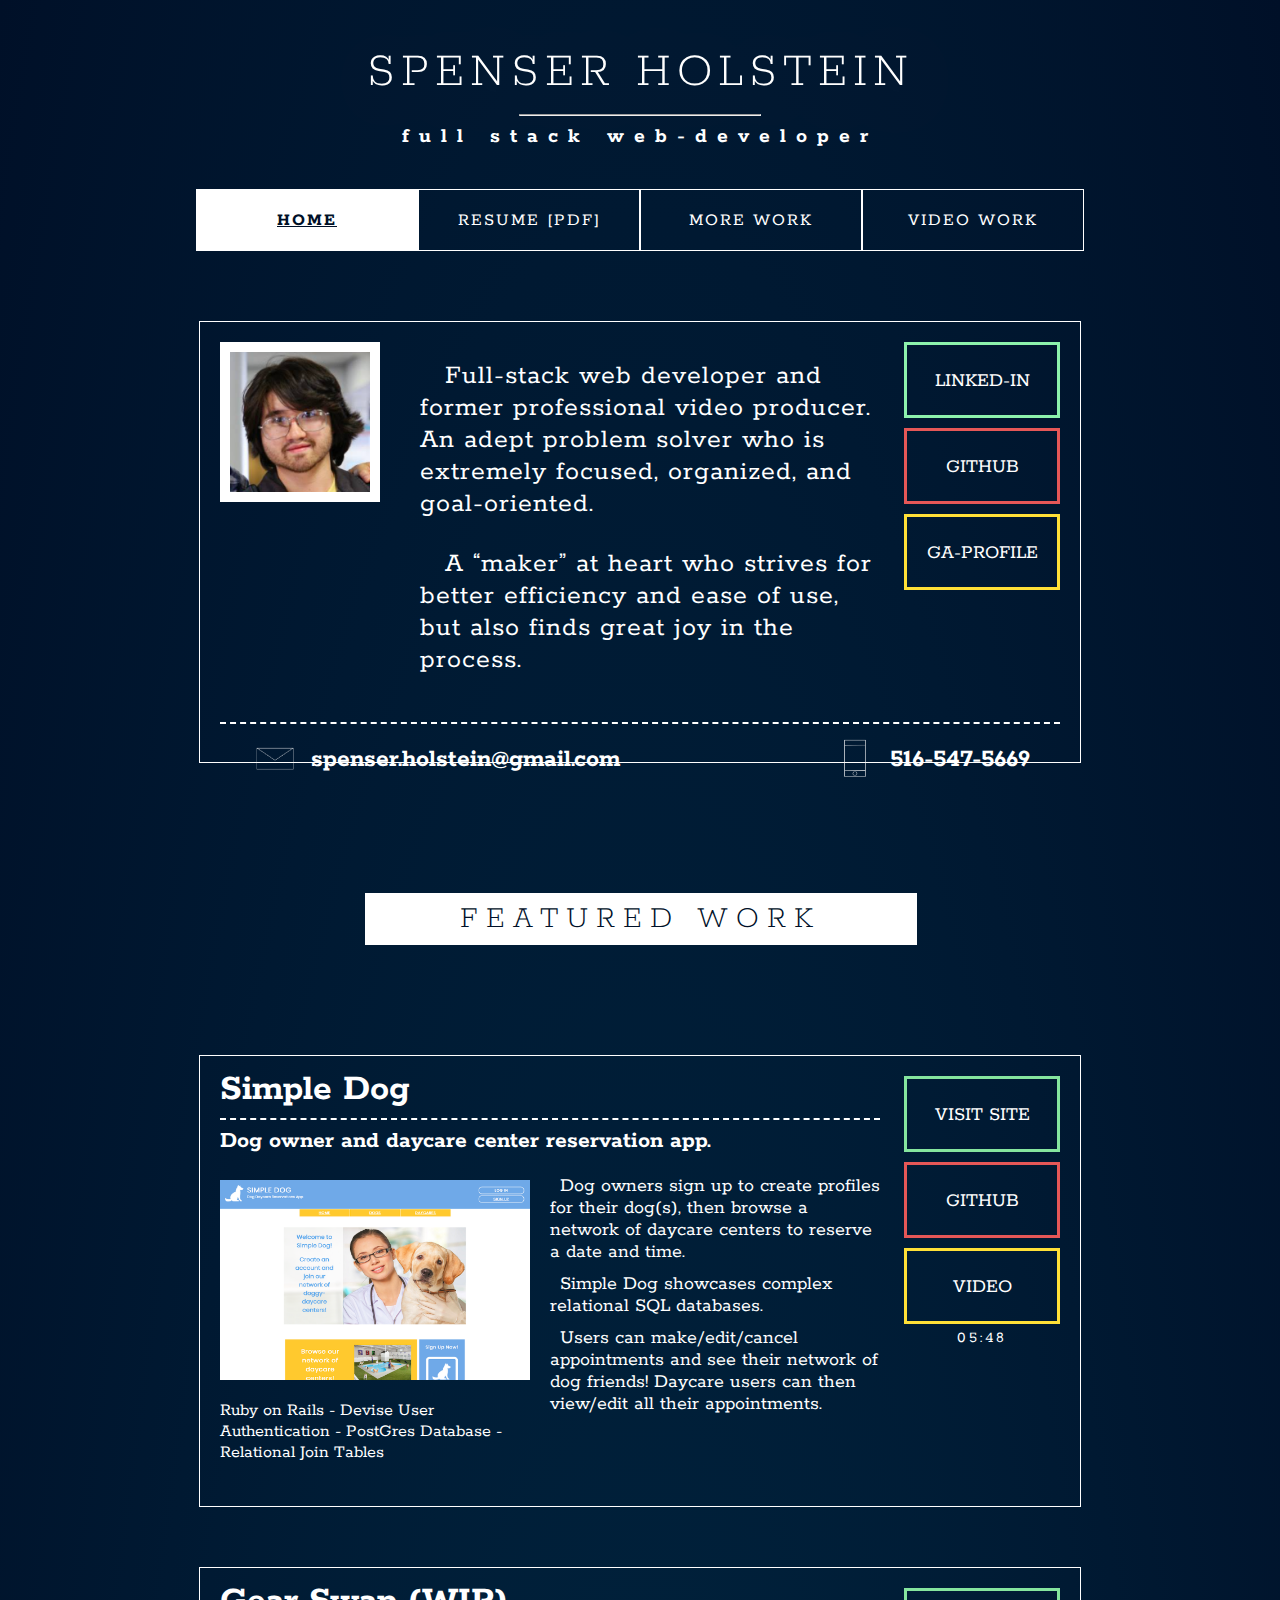
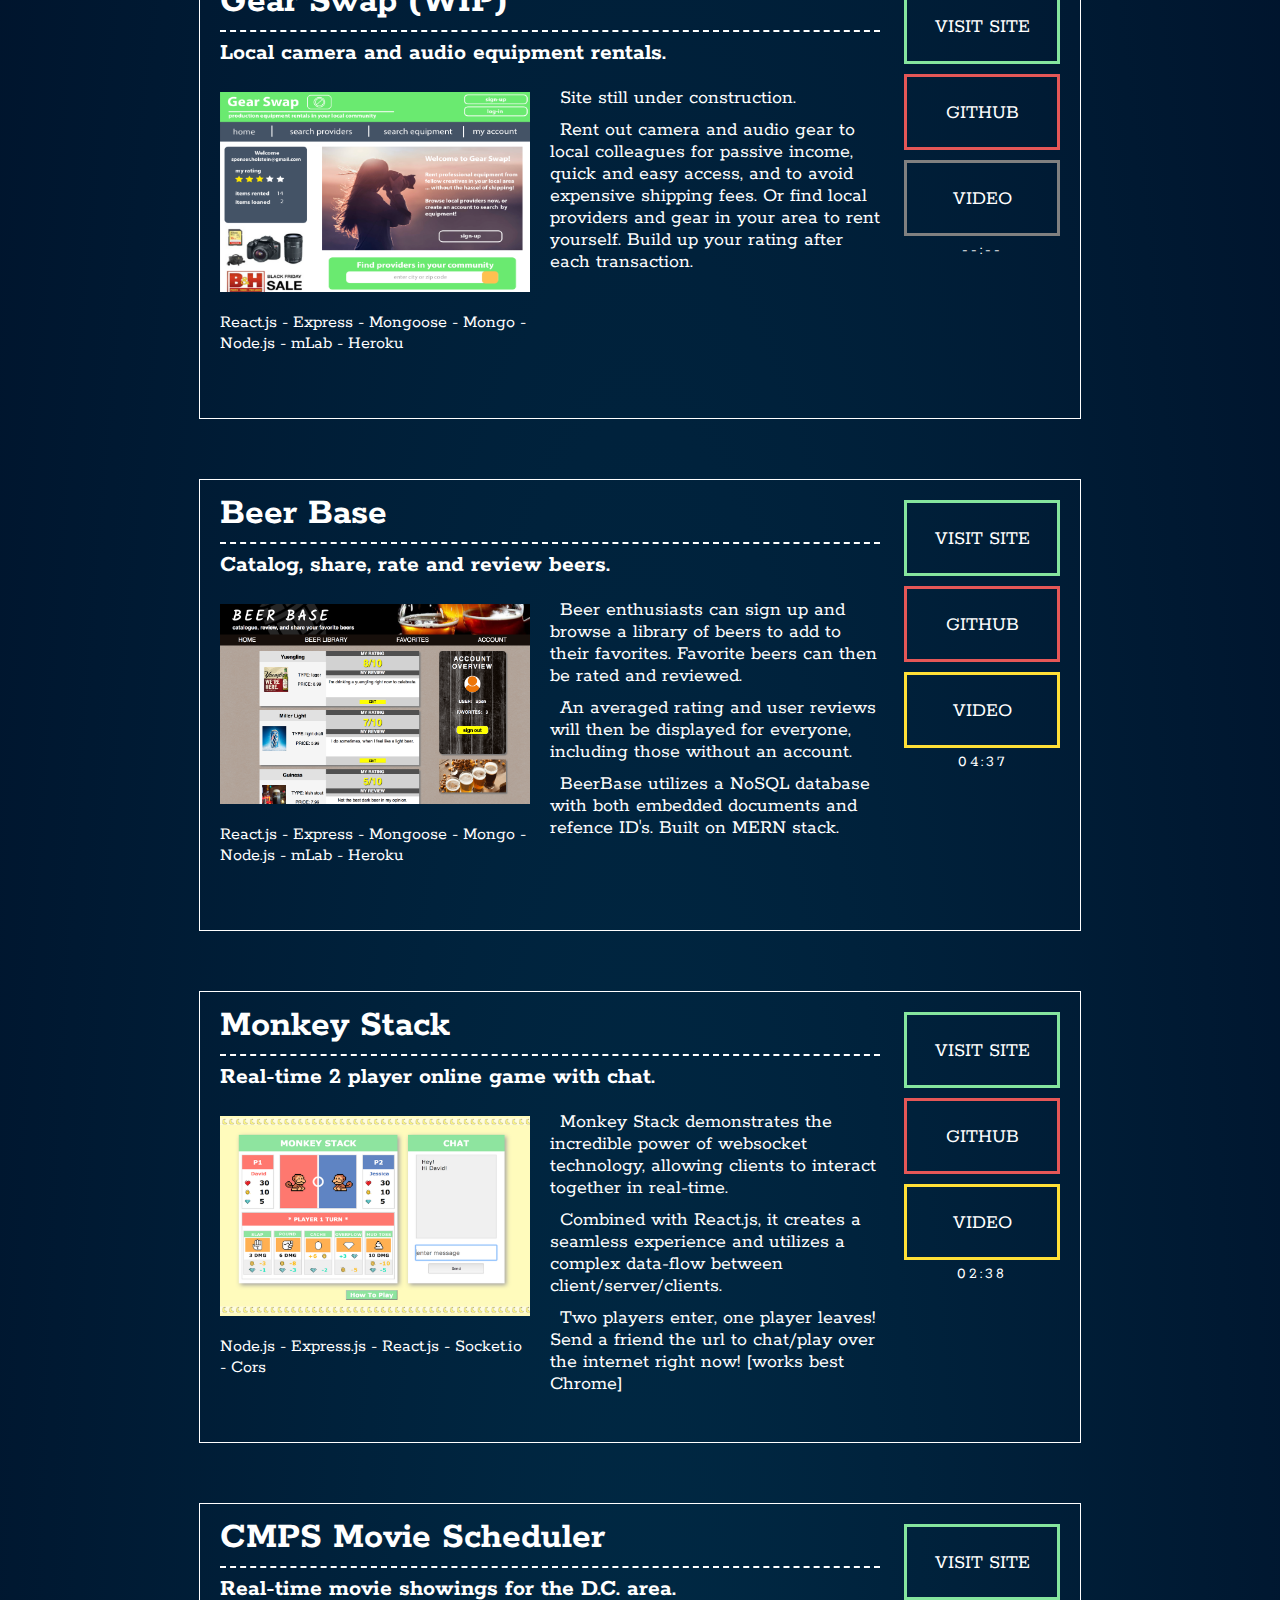
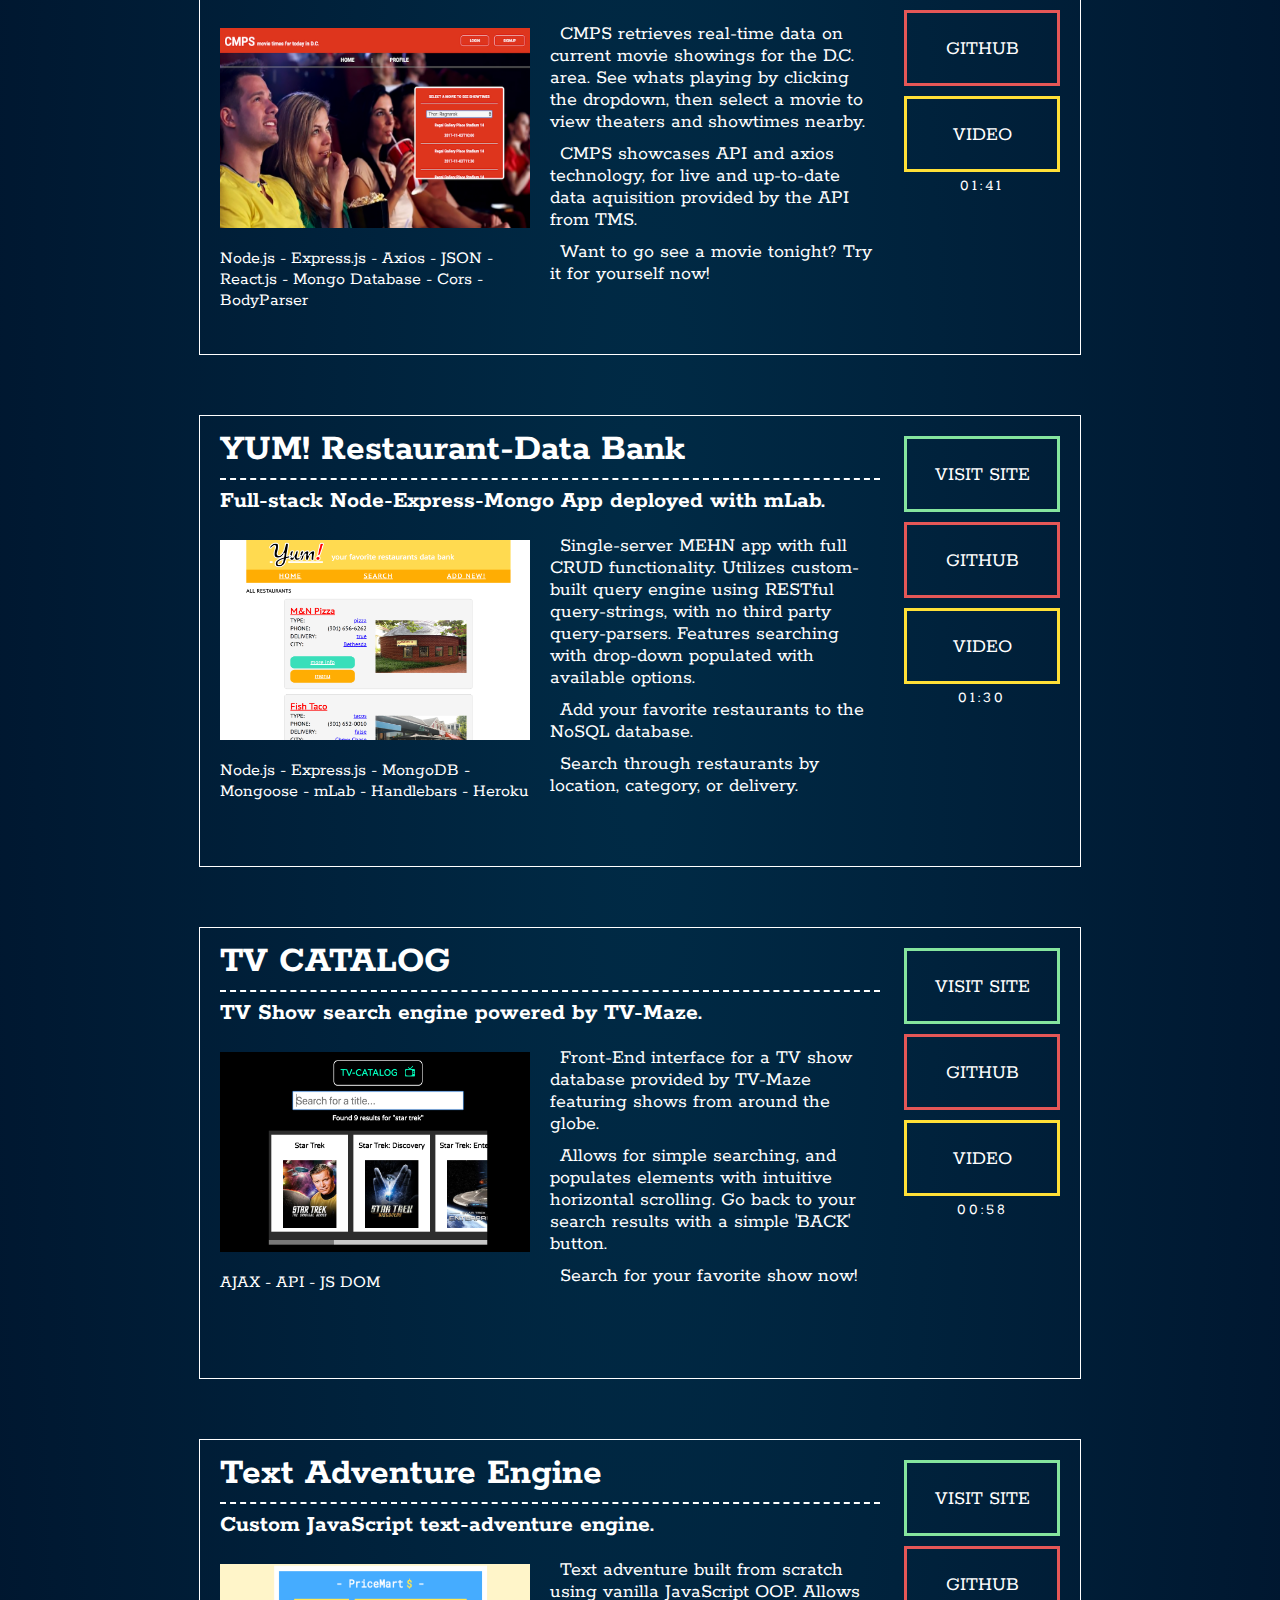
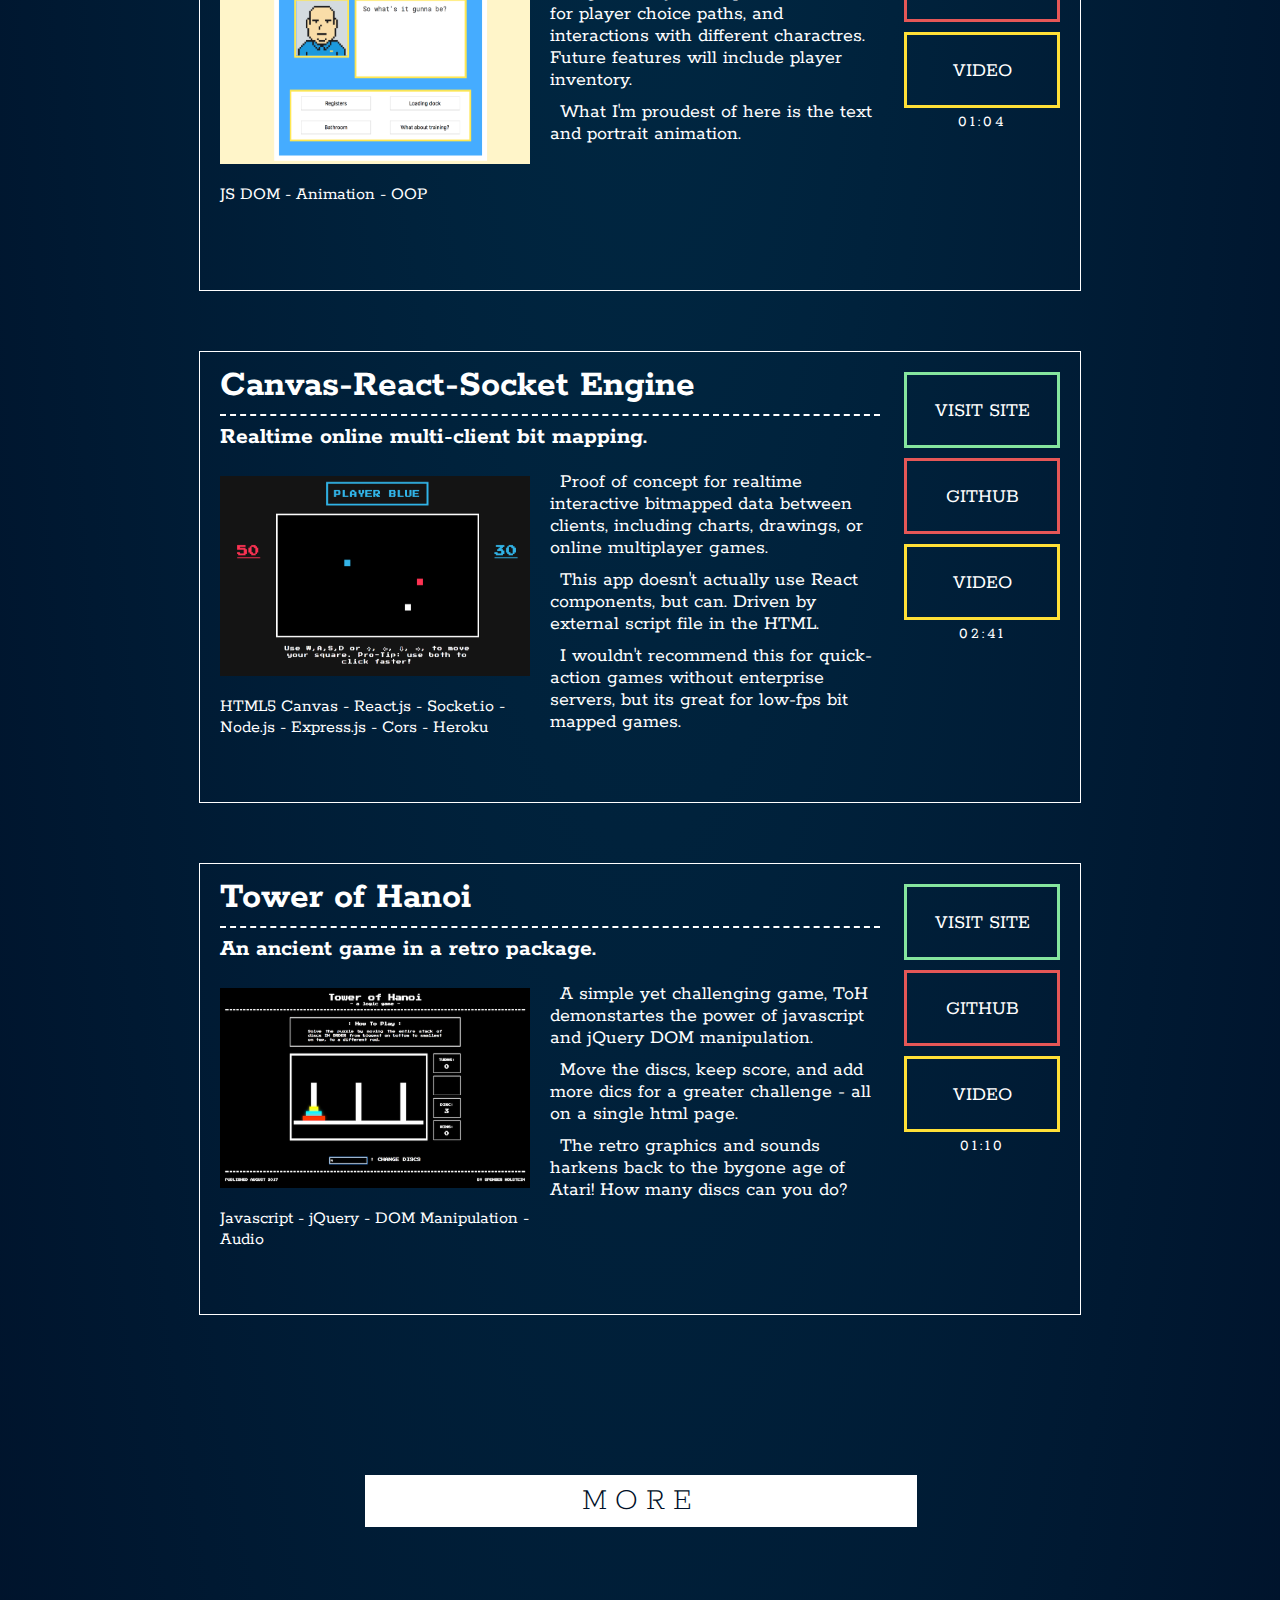
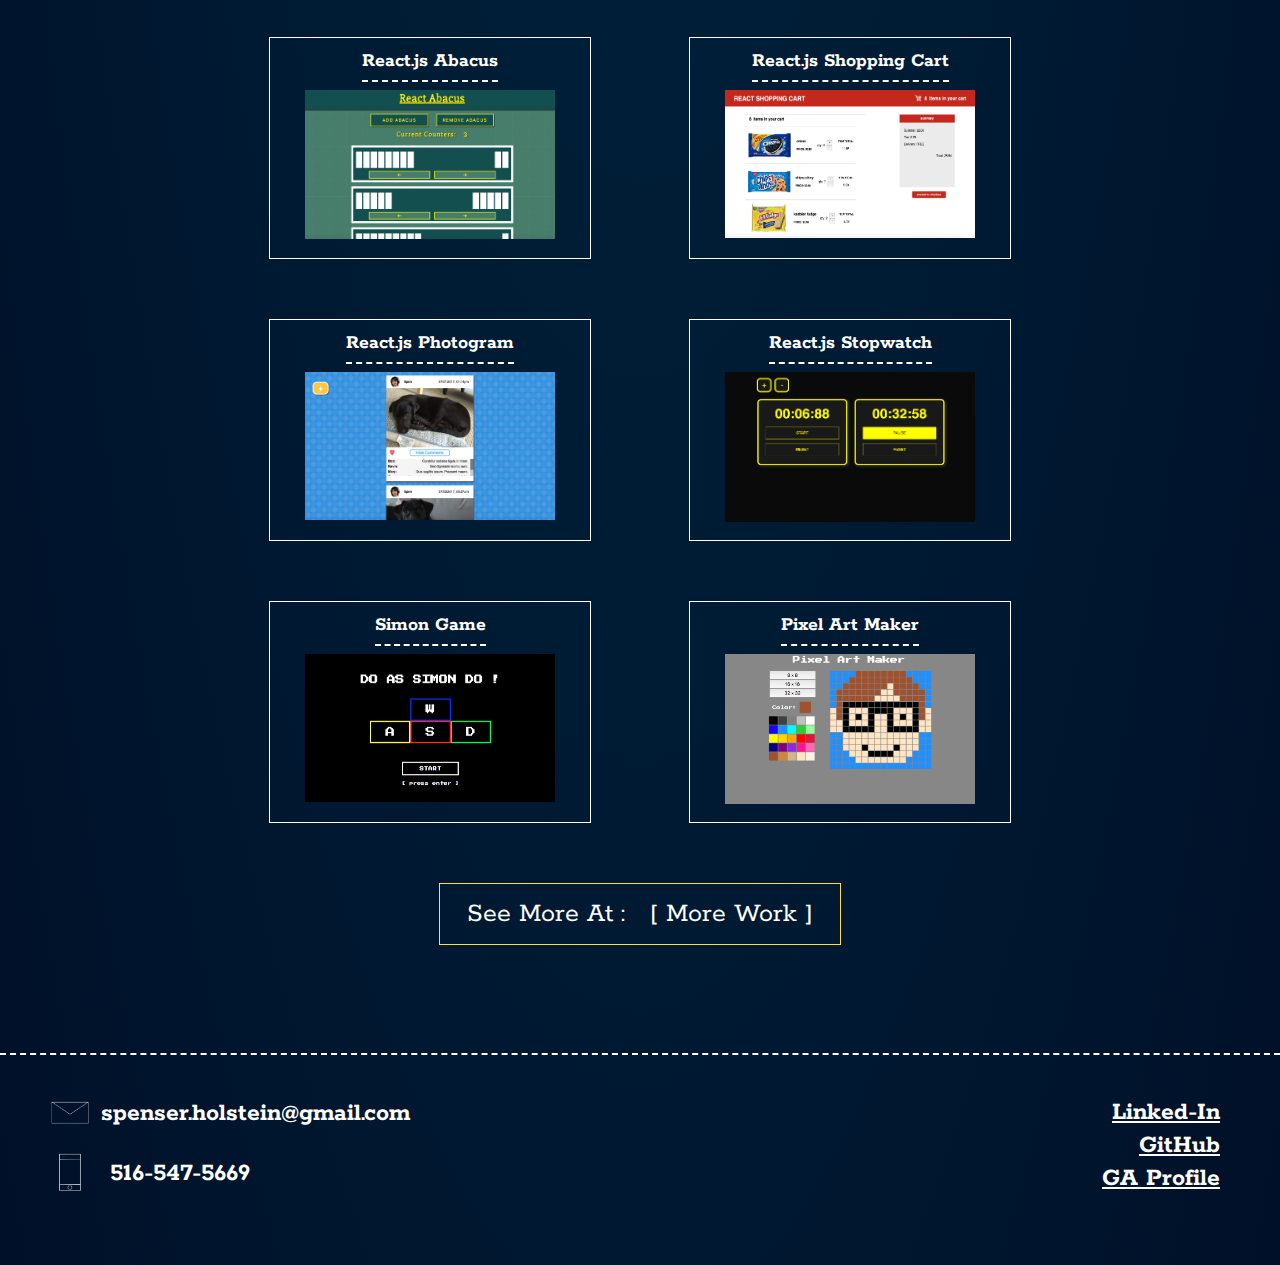
<file: index.html>
<!DOCTYPE html>
<html>

	<head>

		<title>Spenser Holstein Web-Developer Portfolio</title>
		<link rel="stylesheet" href="css/style.css">
		<link rel="stylesheet" href="css/about.css">
		<link rel="stylesheet" href="css/featured.css">
		<link rel="stylesheet" href="css/more.css">

		<link href="https://fonts.googleapis.com/css?family=Rokkitt:300" rel="stylesheet">

		<meta charset="UTF-8">
		<meta name="author" content="Spenser Holstein">

	</head>




	<body>

<!-- ################## HEADER ############################## -->

		<header>
			<h1>SPENSER HOLSTEIN</h1>
			<hr>
			<h4>full stack web-developer</h4>
			<nav>
				<a href="./index.html" id="homeLink">HOME</a>
				<a href="./documents/resume-v7.pdf" target="_blank">RESUME [PDF]</a>
				<a href="./moreWork.html" id="moreWorkLink">MORE WORK</a>
				<a href="./video.html" id="videoLink">VIDEO WORK</a>
				<!-- <a href="./blog.html">BLOG</a> -->
			</nav>
		</header>

		<main>

<!-- ################## ABOUT BLOCK ######################### -->

				<div class="aboutBlock">


					<div class="aboutTop">

						<div class="portrait">
							<img src="images/profile_pic.png" alt="photo of Spen">
							<!-- <p>GH2-5D3-A7S2</p>
							<p>SYMBOL - CLEARED</p> -->
						</div>

						<div class="aboutPara">
							<p>Full-stack web developer and former professional video producer. An adept problem solver who is extremely focused, organized, and goal-oriented.</p>
							<p>A “maker” at heart who strives for better efficiency and ease of use, but also finds great joy in the process.</p>
						</div>

						<div class="aboutLinks">
							<a href="https://www.linkedin.com/in/spenserholstein" class="liLink" target="_blank">LINKED-IN</a>
							<a href="https://github.com/SpenBot" class="ghLink" target="_blank">GITHUB</a>
							<a href="https://profiles.generalassemb.ly/profiles/spenser-holstein" class="gaLink" target="_blank">GA-PROFILE</a>
						</div>

					</div>


					<div class="aboutBottom">
							<hr class="hrAbout">

							<div class="aboutContact">
									<div class="aboutEmail">
										<img src="./images/email-logo.png" alt="email logo" height="50px" width="50px">
										<p>spenser.holstein@gmail.com</p>
									</div>
									<div class="aboutPhone">
										<img src="./images/phone-logo.png" alt="email logo" height="50px" width="50px">
										<p>516-547-5669</p>
									</div>
							</div>

					</div>


				</div>

<!-- ################## FEATURED BLOCK ######################### -->

			<div class="featuredHeading">
				<h2>FEATURED WORK</h2>
			</div>



<!-- ___________________ SIMPLE DOG __________________________ -->

			<div class="featuredBlock">

				<div class="featuredContent">

					<div class="featuredTitle">
						<h3>Simple Dog</h3>
						<hr class="hrFeatured"></hr>
						<h6>Dog owner and daycare center reservation app.</h6>
					</div>

					<div class="featuredBody">

						<div class="feateredLeft">
							<img src="images/SimpleDogScreenshot1.png" alt="simple dog screenshot">
							<p>Ruby on Rails  -  Devise User Authentication  -  PostGres Database - Relational Join Tables</p>

						</div>


						<div class="featuredPara">
							<p> Dog owners sign up to create profiles for their dog(s), then browse a network of daycare centers to reserve a date and time.</p>
							<p>Simple Dog showcases complex relational SQL databases.</p>
							<p>Users can make/edit/cancel appointments and see their network of dog friends! Daycare users can then view/edit all their appointments.</p>
						</div>
					</div>


				</div>

				<div class="featuredButtons">
					<a href="http://simple-dog-rails.herokuapp.com/" class="siteLink" target="_blank">VISIT SITE</a>
					<a href="https://github.com/SpenBot/Simple_Dog_Rails" class="gitLink" target="_blank">GITHUB</a>
					<a href="https://www.youtube.com/watch?v=N7jo0m3lXVc" class="videoLink" target="_blank">VIDEO</a>
					<p class="videoTime">05:48</p>
					<!-- <a class="expandButton">EXPAND VIEW</a>
					<p class="comingSoon">coming soon</p> -->
				</div>

			</div>



<!-- ___________________ GEAR SWAP __________________________ -->

			<div class="featuredBlock">

				<div class="featuredContent">

					<div class="featuredTitle">
						<h3>Gear Swap (WIP)</h3>
						<hr class="hrFeatured"></hr>
						<h6>Local camera and audio equipment rentals.</h6>
					</div>

					<div class="featuredBody">

						<div class="feateredLeft">
							<img src="images/gear-swap-screenshot-1.png" alt="beerbase screenshot">
							<p>React.js - Express - Mongoose - Mongo - Node.js - mLab - Heroku</p>

						</div>


						<div class="featuredPara">
							<p>Site still under construction.</p>
							<p>Rent out camera and audio gear to local colleagues for passive income, quick and easy access, and to avoid expensive shipping fees. Or find local providers and gear in your area to rent yourself. Build up your rating after each transaction.</p>
						</div>
					</div>


				</div>

				<div class="featuredButtons">
					<a href="https://spenbot.github.io/gear-swap-front" class="siteLink" target="_blank">VISIT SITE</a>
					<a href="https://github.com/SpenBot/gear-swap-all/blob/master/README.md" class="gitLink" target="_blank">GITHUB</a>
					<a href="#" class="grayButton" target="_blank">VIDEO</a>
					<p class="videoTime">--:--</p>
					<!-- <a class="expandButton">EXPAND VIEW</a>
					<p class="comingSoon">coming soon</p> -->
				</div>

			</div>





<!-- ___________________ BEER BASE __________________________ -->

			<div class="featuredBlock">

				<div class="featuredContent">

					<div class="featuredTitle">
						<h3>Beer Base</h3>
						<hr class="hrFeatured"></hr>
						<h6>Catalog, share, rate and review beers.</h6>
					</div>

					<div class="featuredBody">

						<div class="feateredLeft">
							<img src="images/beerbase-screenshot2.png" alt="beerbase screenshot">
							<p>React.js - Express - Mongoose - Mongo - Node.js - mLab - Heroku</p>

						</div>


						<div class="featuredPara">
							<p> Beer enthusiasts can sign up and browse a library of beers to add to their favorites. Favorite beers can then be rated and reviewed.</p>
							<p>An averaged rating and user reviews will then be displayed for everyone, including those without an account.</p>
							<p>BeerBase utilizes a NoSQL database with both embedded documents and refence ID's. Built on MERN stack.</p>
						</div>
					</div>


				</div>

				<div class="featuredButtons">
					<a href="https://spenbot.github.io/beerbase-front" class="siteLink" target="_blank">VISIT SITE</a>
					<a href="https://github.com/SpenBot/beerbase-all/blob/master/README.md" class="gitLink" target="_blank">GITHUB</a>
					<a href="https://www.youtube.com/watch?v=nAhS5o63SEw" class="videoLink" target="_blank">VIDEO</a>
					<p class="videoTime">04:37</p>
					<!-- <a class="expandButton">EXPAND VIEW</a>
					<p class="comingSoon">coming soon</p> -->
				</div>

			</div>











<!-- ___________________ MONKEY STACK __________________________ -->

			<div class="featuredBlock">

				<div class="featuredContent">

					<div class="featuredTitle">
						<h3>Monkey Stack</h3>
						<hr class="hrFeatured"></hr>
						<h6>Real-time 2 player online game with chat.</h6>
					</div>

					<div class="featuredBody">

						<div class="feateredLeft">
							<img src="images/MonkeyStack_screenshot1.png" alt="monkey stack screenshot">
							<p>Node.js - Express.js - React.js - Socket.io - Cors</p>

						</div>


						<div class="featuredPara">
							<p>Monkey Stack demonstrates the incredible power of websocket technology, allowing clients to interact together in real-time.</p>
							<p>Combined with React.js, it creates a seamless experience and utilizes a complex data-flow between client/server/clients.</p>
							<p>Two players enter, one player leaves! Send a friend the url to chat/play over the internet right now! [works best Chrome]</p>
						</div>
					</div>


				</div>

				<div class="featuredButtons">
					<a href="https://spenbot.github.io/ga-thesis-frontend/" class="siteLink" target="_blank">VISIT SITE</a>
					<a href="https://github.com/SpenBot/ga-thesis-frontend" class="gitLink" target="_blank">GITHUB</a>
					<a href="https://www.youtube.com/watch?v=q1WFg4QKzu4" class="videoLink" target="_blank">VIDEO</a>
					<p class="videoTime">02:38</p>
					<!-- <a class="expandButton">EXPAND VIEW</a>
					<p class="comingSoon">coming soon</p> -->
				</div>

			</div>


<!-- ___________________ CMPS __________________________ -->

			<div class="featuredBlock">

				<div class="featuredContent">

					<div class="featuredTitle">
						<h3>CMPS Movie Scheduler</h3>
						<hr class="hrFeatured"></hr>
						<h6>Real-time movie showings for the D.C. area.</h6>
					</div>

					<div class="featuredBody">

						<div class="feateredLeft">
							<img src="images/cmps_screenshot3.png" alt="cmps screenshot">

							<p>Node.js - Express.js - Axios - JSON -
								React.js - Mongo Database - Cors - BodyParser</p>

						</div>


						<div class="featuredPara">
							<p>CMPS retrieves real-time data on current movie showings for the D.C. area. See whats playing by clicking the dropdown, then select a movie to view theaters and showtimes nearby.</p>
							<p>CMPS showcases API and axios technology, for live and up-to-date data aquisition provided by the API from TMS.</p>
							<p>Want to go see a movie tonight? Try it for yourself now!</p>
						</div>
					</div>


				</div>

				<div class="featuredButtons">
					<a href="https://spenbot.github.io/cmps-frontend-spen/" class="siteLink" target="_blank">VISIT SITE</a>
					<a href="https://github.com/SpenBot/cmps-frontend" class="gitLink" target="_blank">GITHUB</a>
					<a href="https://www.youtube.com/watch?v=J_DrISi8qh0" class="videoLink" target="_blank">VIDEO</a>
					<p class="videoTime">01:41</p>
					<!-- <a class="expandButton">EXPAND VIEW</a>
					<p class="comingSoon">coming soon</p> -->
				</div>

			</div>





<!-- ___________________ YUM! __________________________ -->

			<div class="featuredBlock">

				<div class="featuredContent">

					<div class="featuredTitle">
						<h3>YUM! Restaurant-Data Bank</h3>
						<hr class="hrFeatured"></hr>
						<h6>Full-stack Node-Express-Mongo App deployed with mLab.</h6>
					</div>

					<div class="featuredBody">

						<div class="feateredLeft">
							<img src="images/yum-screenshot.png" alt="yum screenshot">
							<p>Node.js - Express.js - MongoDB - Mongoose - mLab - Handlebars - Heroku</p>

						</div>


						<div class="featuredPara">
							<p>Single-server MEHN app with full CRUD functionality. Utilizes custom-built query engine using RESTful query-strings, with no third party query-parsers. Features searching with drop-down populated with available options.</p>
							<p>Add your favorite restaurants to the NoSQL database.</p>
							<p>Search through restaurants by location, category, or delivery.</p>

						</div>
					</div>


				</div>

				<div class="featuredButtons">
					<a href="https://yum-deploy.herokuapp.com/" class="siteLink" target="_blank">VISIT SITE</a>
					<a href="https://github.com/SpenBot/yum-deploy" class="gitLink" target="_blank">GITHUB</a>
					<a href="https://www.youtube.com/watch?v=HrwYsok3WNo" class="videoLink" target="_blank">VIDEO</a>
					<p class="videoTime">01:30</p>
					<!-- <a class="expandButton">EXPAND VIEW</a>
					<p class="comingSoon">coming soon</p> -->
				</div>

			</div>



<!-- ___________________ TV CATALOG __________________________ -->

			<div class="featuredBlock">

				<div class="featuredContent">

					<div class="featuredTitle">
						<h3>TV CATALOG</h3>
						<hr class="hrFeatured"></hr>
						<h6>TV Show search engine powered by TV-Maze.</h6>
					</div>

					<div class="featuredBody">

						<div class="feateredLeft">
							<img src="images/tv-catalog-screenshot.png" alt="tv-catalog screenshot">
							<p>AJAX - API - JS DOM</p>

						</div>


						<div class="featuredPara">
							<p>Front-End interface for a TV show database provided by TV-Maze featuring shows from around the globe.</p>
							<p>Allows for simple searching, and populates elements with intuitive horizontal scrolling. Go back to your search results with a simple 'BACK' button.</p>
							<p>Search for your favorite show now!</p>
						</div>
					</div>


				</div>

				<div class="featuredButtons">
					<a href="https://spenbot.github.io/TV-Catelog/" class="siteLink" target="_blank">VISIT SITE</a>
					<a href="https://github.com/SpenBot/TV-Catelog" class="gitLink" target="_blank">GITHUB</a>
					<a href="https://www.youtube.com/watch?v=XJP9jKs1Xhg" class="videoLink" target="_blank">VIDEO</a>
					<p class="videoTime">00:58</p>
					<!-- <a class="expandButton">EXPAND VIEW</a>
					<p class="comingSoon">coming soon</p> -->
				</div>

			</div>



<!-- ___________________ TEXT ADVENTURE __________________________ -->


			<div class="featuredBlock">

				<div class="featuredContent">

					<div class="featuredTitle">
						<h3>Text Adventure Engine</h3>
						<hr class="hrFeatured"></hr>
						<h6>Custom JavaScript text-adventure engine.</h6>
					</div>

					<div class="featuredBody">

						<div class="feateredLeft">
							<img src="images/text-adventure-engine-screenshot.png" alt="text-adventure screenshot">
							<p>JS DOM - Animation - OOP</p>

						</div>

						<div class="featuredPara">
							<p>Text adventure built from scratch using vanilla JavaScript OOP. Allows for player choice paths, and interactions with different charactres. Future features will include player inventory.</p>
							<p>What I'm proudest of here is the text and portrait animation.</p>
						</div>
					</div>


				</div>

				<div class="featuredButtons">
					<a href="https://spenbot.github.io/text-adventure-engine-js/" class="siteLink" target="_blank">VISIT SITE</a>
					<a href="https://github.com/SpenBot/text-adventure-engine-js" class="gitLink" target="_blank">GITHUB</a>
					<a href="https://www.youtube.com/watch?v=hiqXbDzwslo" class="videoLink" target="_blank">VIDEO</a>
					<p class="videoTime">01:04</p>
					<!-- <a class="expandButton">EXPAND VIEW</a>
					<p class="comingSoon">coming soon</p> -->
				</div>

			</div>



<!-- ___________________ CANVAS-REACT-SOCKET ENGINE __________________________ -->


			<div class="featuredBlock">

				<div class="featuredContent">

					<div class="featuredTitle">
						<h3>Canvas-React-Socket Engine</h3>
						<hr class="hrFeatured"></hr>
						<h6>Realtime online multi-client bit mapping.</h6>
					</div>

					<div class="featuredBody">

						<div class="feateredLeft">
							<img src="images/crst-screenshot2.png" alt="crst screenshot">
							<p>HTML5 Canvas - React.js - Socket.io - Node.js - Express.js - Cors - Heroku</p>

						</div>

						<div class="featuredPara">
							<p>Proof of concept for realtime interactive bitmapped data between clients, including charts, drawings, or online multiplayer games.</p>
							<p>This app doesn't actually use React components, but can. Driven by external script file in the HTML.</p>
							<p>I wouldn't recommend this for quick-action games without enterprise servers, but its great for low-fps bit mapped games.</p>
						</div>
					</div>


				</div>

				<div class="featuredButtons">
					<a href="https://spenbot.github.io/crst-frontend-deploy/" class="siteLink" target="_blank">VISIT SITE</a>
					<a href="https://github.com/SpenBot/crst-all" class="gitLink" target="_blank">GITHUB</a>
					<a href="https://www.youtube.com/watch?v=nZQ97nz2UFw" class="videoLink" target="_blank">VIDEO</a>
					<p class="videoTime">02:41</p>
					<!-- <a class="expandButton">EXPAND VIEW</a>
					<p class="comingSoon">coming soon</p> -->
				</div>

			</div>









<!-- ___________________ HANOI __________________________ -->

			<div class="featuredBlock">

				<div class="featuredContent">

					<div class="featuredTitle">
						<h3>Tower of Hanoi</h3>
						<hr class="hrFeatured"></hr>
						<h6>An ancient game in a retro package.</h6>
					</div>

					<div class="featuredBody">

						<div class="feateredLeft">
							<img src="images/Tower_screenshot.png" alt="tower of hanoi screenshot">
							<p>Javascript  -  jQuery  -  DOM Manipulation - Audio</p>

						</div>

						<div class="featuredPara">
							<p>A simple yet challenging game, ToH demonstartes the power of javascript and jQuery DOM manipulation.</p>
							<p>Move the discs, keep score, and add more dics for a greater challenge - all on a single html page.</p>
							<p>The retro graphics and sounds harkens back to the bygone age of Atari! How many discs can you do?</p>
						</div>
					</div>


				</div>

				<div class="featuredButtons">
					<a href="https://spenbot.github.io/Tower_of_Hanoi/" class="siteLink" target="_blank">VISIT SITE</a>
					<a href="https://github.com/SpenBot/Tower_of_Hanoi" class="gitLink" target="_blank">GITHUB</a>
					<a href="https://www.youtube.com/watch?v=vMFKEQvGujg" class="videoLink" target="_blank">VIDEO</a>
					<p class="videoTime">01:10</p>
					<!-- <a class="expandButton">EXPAND VIEW</a>
					<p class="comingSoon">coming soon</p> -->
				</div>

			</div>






<!-- ################## MORE BLOCK ######################### -->

			<div class="moreHeading">
				<h2>MORE</h2>
			</div>

			<div id="moreMain">

<!-- ___________________ REACT ABACUS __________________________ -->
				<div class="moreBlock" onclick="window.location.href='./moreWork.html'">

						<div class="moreTitle">
							<h3>React.js Abacus</h3>
							<hr class="hrMore"></hr>
						</div>

						<img src="./images/abacus-screenshot.png" alt="abacus screenshot">

				</div>


<!-- ___________________ REACT CHECKOUT __________________________ -->
				<div class="moreBlock" onclick="window.location.href='./moreWork.html'">

						<div class="moreTitle">
							<h3>React.js Shopping Cart</h3>
							<hr class="hrMore"></hr>
						</div>

						<img src="./images/react-checkout-screenshot.png" alt="shoppingcart screenshot">

				</div>

<!-- ___________________ REACT PHOTOGRAM __________________________ -->
				<div class="moreBlock" onclick="window.location.href='./moreWork.html'">

						<div class="moreTitle">
							<h3>React.js Photogram</h3>
							<hr class="hrMore"></hr>
						</div>

						<img src="./images/photogram-screenshot.png" alt="photogram screenshot">

				</div>


<!-- ___________________ STOPWATCH __________________________ -->
				<div class="moreBlock" onclick="window.location.href='./moreWork.html'">

						<div class="moreTitle">
							<h3>React.js Stopwatch</h3>
							<hr class="hrMore"></hr>
						</div>

						<img src="./images/stopwatch-screenshot.png" alt="stopwatch screenshot">

				</div>


<!-- ___________________ SIMON  __________________________ -->
				<div class="moreBlock" onclick="window.location.href='./moreWork.html'">

						<div class="moreTitle">
							<h3>Simon Game</h3>
							<hr class="hrMore"></hr>
						</div>

						<img src="./images/simon-screenshot.png" alt="simon screenshot">

				</div>


<!-- ___________________ PIXEL ART MAKER  __________________________ -->
				<div class="moreBlock" onclick="window.location.href='./moreWork.html'">

						<div class="moreTitle">
							<h3>Pixel Art Maker</h3>
							<hr class="hrMore"></hr>
						</div>

						<img src="./images/pixelart_screenshot.png" alt="pixel art screenshot">

				</div>


<!-- ___________________ HANGMAN  __________________________ -->
				<!-- <div class="moreBlock" onclick="window.location.href='./moreWork.html'">

						<div class="moreTitle">
							<h3>Hangman Game</h3>
							<hr class="hrMore"></hr>
						</div>

						<img src="./images/hangman-screenshot.png" alt="hangman screenshot">

				</div> -->


<!-- ___________________ CALCULATOR  __________________________ -->
				<!-- <div class="moreBlock" onclick="window.location.href='./moreWork.html'">

						<div class="moreTitle">
							<h3>JS Caluculator</h3>
							<hr class="hrMore"></hr>
						</div>

						<img src="./images/calculator-js-screenshot.png" alt="calculator screenshot">

				</div> -->


<!-- ___________________ PONG __________________________________ -->
				<!-- <div class="moreBlock" onclick="window.location.href='./moreWork.html'">

						<div class="moreTitle">
							<h3>Pong [ by tutorial ]</h3>
							<hr class="hrMore"></hr>
						</div>

						<img src="./images/pong-screenshot.png" alt="pong screenshot">

				</div> -->


<!-- ___________________ FLASHCARDS __________________________ -->
				<!-- <div class="moreBlock" onclick="window.location.href='./moreWork.html'">

						<div class="moreTitle">
							<h3>JS Flashcards</h3>
							<hr class="hrMore"></hr>
						</div>

						<img src="./images/flash-cards-screenshot.png" alt="flashcards screenshot">

				</div> -->



			</div>




			<div id="evenMoreButton" onclick="window.location.href='./moreWork.html'">
				<p>See More At : &nbsp; [ More Work ]</p>
			</div>






















		</main>


<!-- ################## FOOTER ######################### -->

		<footer>
			<hr class="hrFooter">
			<div class="footerContent">


				<div class="footerContact">
						<div class="footerEmail">
							<img src="./images/email-logo.png" alt="email logo" height="50px" width="50px">
							<p>spenser.holstein@gmail.com</p>
						</div>

						<div class="footerPhone">
							<img src="./images/phone-logo.png" alt="email logo" height="50px" width="50px">
							<p>516-547-5669</p>
						</div>
				</div>


				<div class="footerLinks">
					<a href="#">Linked-In</a>
					<a href="#">GitHub</a>
					<a href="#">GA Profile</a>
				</div>


			</div>
		</footer>



		<script src="./js/script.js"></script>

	</body>


</html>
</file>
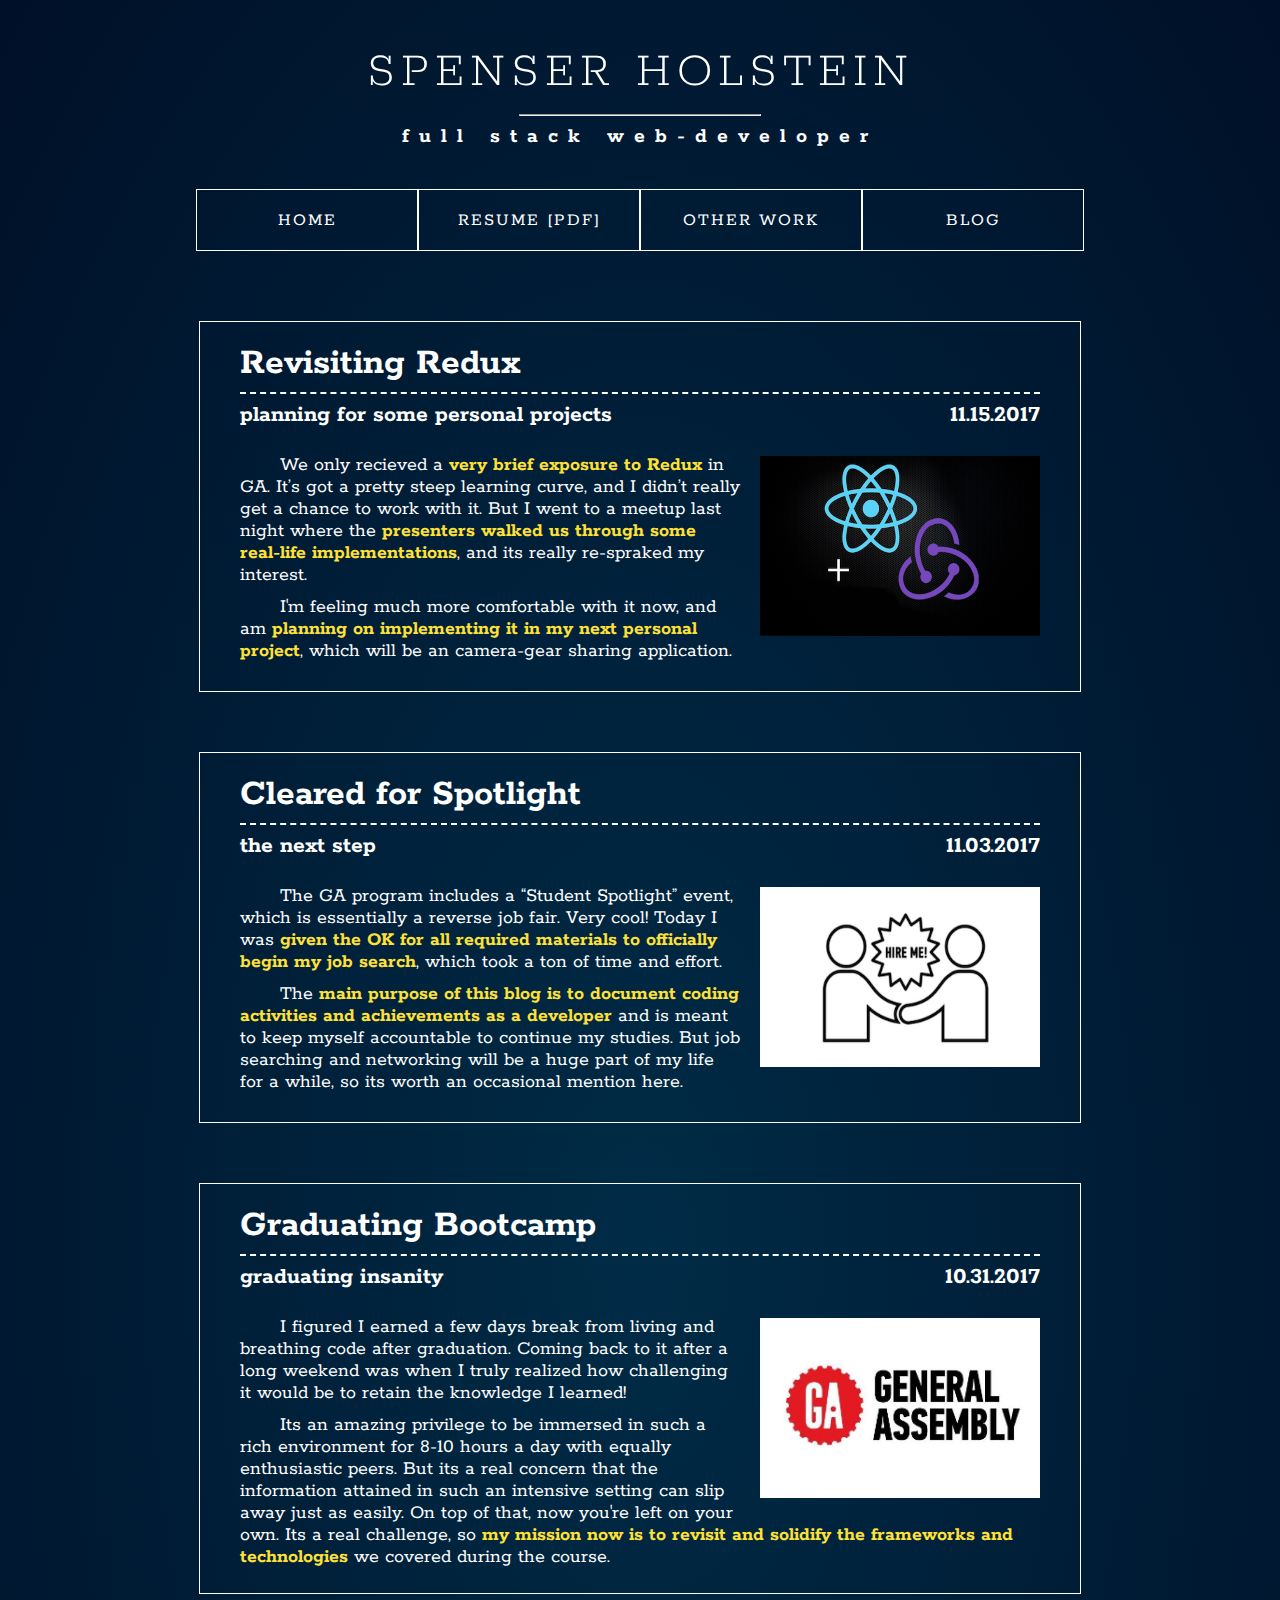
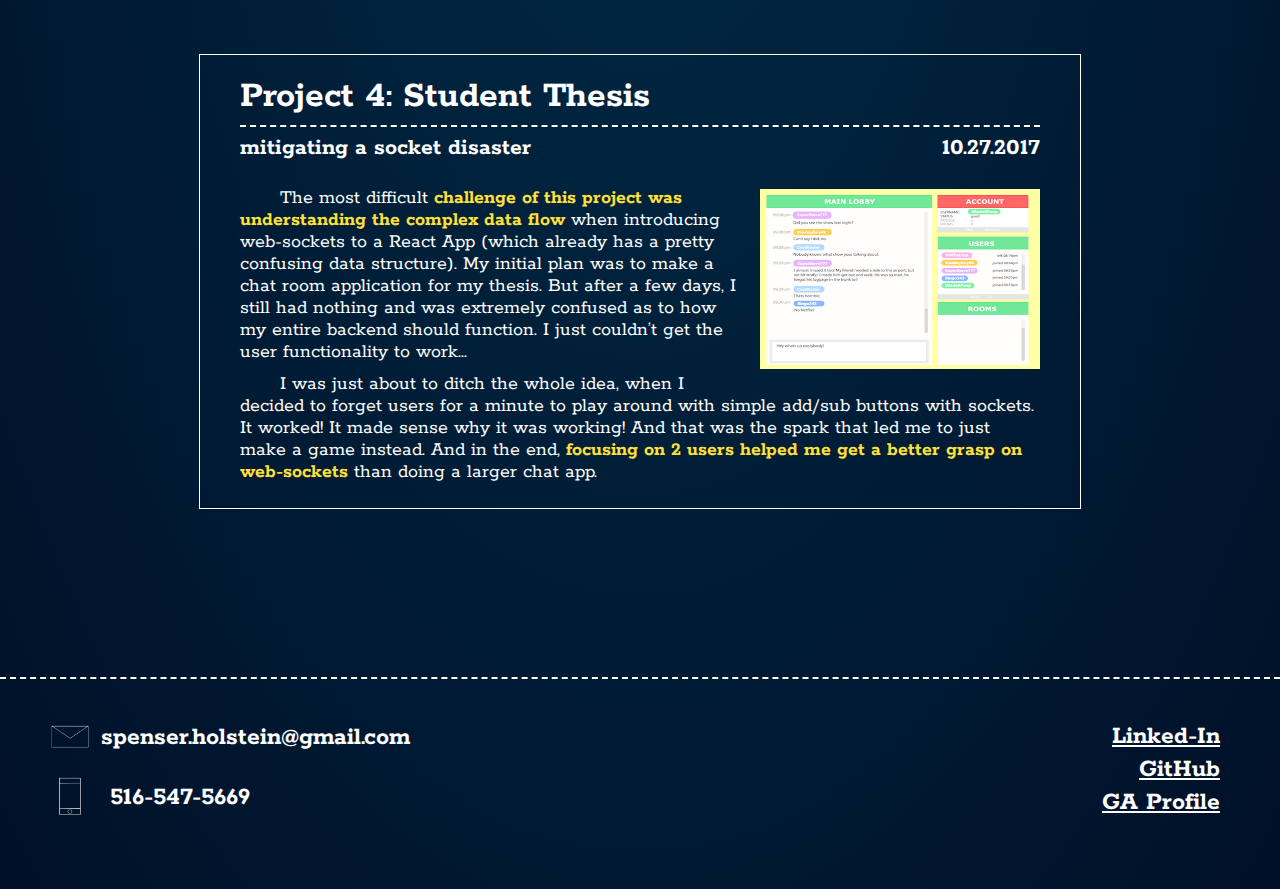
<file: blog.html>
<!DOCTYPE html>
<html>

	<head>

		<title>Spenser Holstein Web-Developer Portfolio</title>
		<link rel="stylesheet" href="css/style.css">
		<link rel="stylesheet" href="css/blog.css">

		<link href="https://fonts.googleapis.com/css?family=Rokkitt:300" rel="stylesheet">

		<meta charset="UTF-8">
		<meta name="author" content="Spenser Holstein">

	</head>


	<body>

<!-- ################## HEADER ############################## -->

		<header>
			<h1>SPENSER HOLSTEIN</h1>
			<hr>
			<h4>full stack web-developer</h4>
			<nav>
				<a href="./index.html">HOME</a>
				<a href="./documents/resume-v7.pdf" target="_blank">RESUME [PDF]</a>
				<a href="./otherwork.html">OTHER WORK</a>
				<a href="./blog.html">BLOG</a>
			</nav>
		</header>


<!-- ################## MAIN ############################## -->

		<main>




<!-- ################## redux ############################## -->

			<div class="blogBlock">

				<div class="blogTitle">
					<h3>Revisiting Redux</h3>
					<hr class="hrBlog"></hr>
					<div class="blogSubDate">
						<h6>planning for some personal projects</h6>
						<h6>11.15.2017</h6>
					</div>
				</div>

				<div class="blogContent">

					<img src="./images/Redux-spenblog.png" alt="redux img" class="blogImg">




					<p> We only recieved a <span class="blogBold">very brief exposure to Redux</span> in GA. It’s got a pretty steep learning curve, and I didn’t really get a chance to work with it. But I went to a meetup last night where the <span class="blogBold">presenters walked us through some real-life implementations</span>, and its really re-spraked my interest. </p>
					<p> I'm feeling much more comfortable with it now, and am <span class="blogBold">planning on implementing it in my next personal project</span>, which will be an camera-gear sharing application. </p>

				</div>
			</div>



<!-- ################## spotlight ############################## -->

			<div class="blogBlock">

				<div class="blogTitle">
					<h3>Cleared for Spotlight</h3>
					<hr class="hrBlog"></hr>
					<div class="blogSubDate">
						<h6>the next step</h6>
						<h6>11.03.2017</h6>
					</div>
				</div>

				<div class="blogContent">

					<img src="./images/spotlight-Port.png" alt="spotlight img" class="blogImg">

					<p>	The GA program includes a “Student Spotlight” event, which is essentially a reverse job fair. Very cool! Today I was <span class="blogBold">given the OK for all required materials to officially begin my job search</span>, which took a ton of time and effort.</p>
					<p>	The <span class="blogBold">main purpose of this blog is to document coding activities and achievements as a developer</span> and is meant to keep myself accountable to continue my studies. But job searching and networking will be a huge part of my life for a while, so its worth an occasional mention here.</p>

				</div>
			</div>



<!-- ################## graduation ############################## -->

			<div class="blogBlock">

				<div class="blogTitle">
					<h3>Graduating Bootcamp</h3>
					<hr class="hrBlog"></hr>
					<div class="blogSubDate">
						<h6>graduating insanity</h6>
						<h6>10.31.2017</h6>
					</div>
				</div>

				<div class="blogContent">

					<img src="./images/ga-logo.png" alt="ga img" class="blogImg">

					<p>	I figured I earned a few days break from living and breathing code after graduation. Coming back to it after a long weekend was when I truly realized how challenging it would be to retain the knowledge I learned!</p>
					<p>	Its an amazing privilege to be immersed in such a rich environment for 8-10 hours a day with equally enthusiastic peers. But its a real concern that the information attained in such an intensive setting can slip away just as easily. On top of that, now you're left on your own. Its a real challenge, so <span class="blogBold">my mission now is to revisit and solidify the frameworks and technologies</span> we covered during the course.</p>

				</div>
			</div>



<!-- ################## project 4 ############################## -->

			<div class="blogBlock">

				<div class="blogTitle">
					<h3>Project 4: Student Thesis</h3>
					<hr class="hrBlog"></hr>
					<div class="blogSubDate">
						<h6>mitigating a socket disaster</h6>
						<h6>10.27.2017</h6>
					</div>
				</div>

				<div class="blogContent">

					<img src="./images/blogpost-chat.png" alt="chatroom img" class="blogImg">

					<p>	The most difficult <span class="blogBold">challenge of this project was understanding the complex data flow</span> when introducing web-sockets to a React App (which already has a pretty confusing data structure). My initial plan was to make a chat room application for my thesis. But after a few days, I still had nothing and was extremely confused as to how my entire backend should function. I just couldn’t get the user functionality to work...</p>
					<p>	I was just about to ditch the whole idea, when I decided to forget users for a minute to play around with simple add/sub buttons with sockets. It worked! It made sense why it was working! And that was the spark that led me to just make a game instead. And in the end, <span class="blogBold">focusing on 2 users helped me get a better grasp on web-sockets</span> than doing a larger chat app.</p>

				</div>
			</div>


		</main>












<!-- ################## FOOTER ######################### -->

<footer>
	<hr class="hrFooter">
	<div class="footerContent">


		<div class="footerContact">
				<div class="footerEmail">
					<img src="./images/email-logo.png" alt="email logo" height="50px" width="50px">
					<p>spenser.holstein@gmail.com</p>
				</div>

				<div class="footerPhone">
					<img src="./images/phone-logo.png" alt="email logo" height="50px" width="50px">
					<p>516-547-5669</p>
				</div>
		</div>


		<div class="footerLinks">
			<a href="#">Linked-In</a>
			<a href="#">GitHub</a>
			<a href="#">GA Profile</a>
		</div>


	</div>
</footer>

	</body>


</html>
</file>
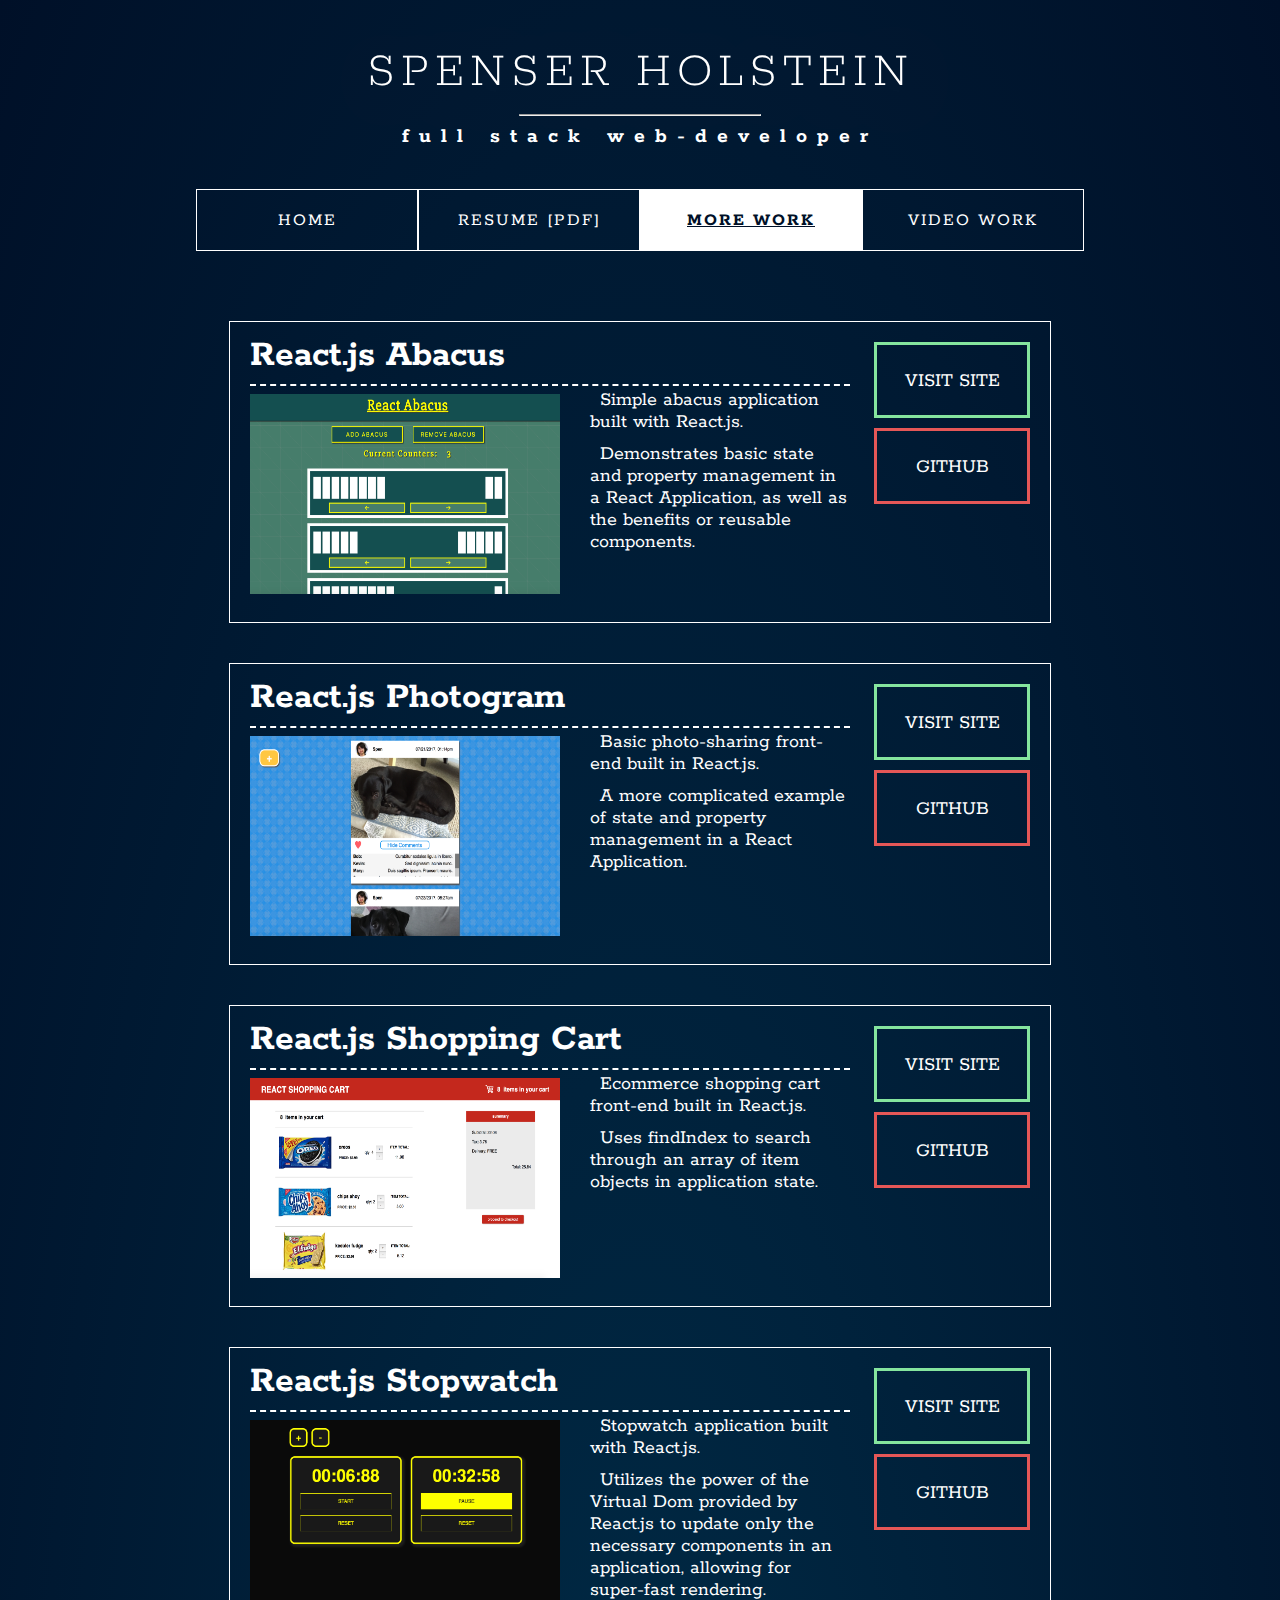
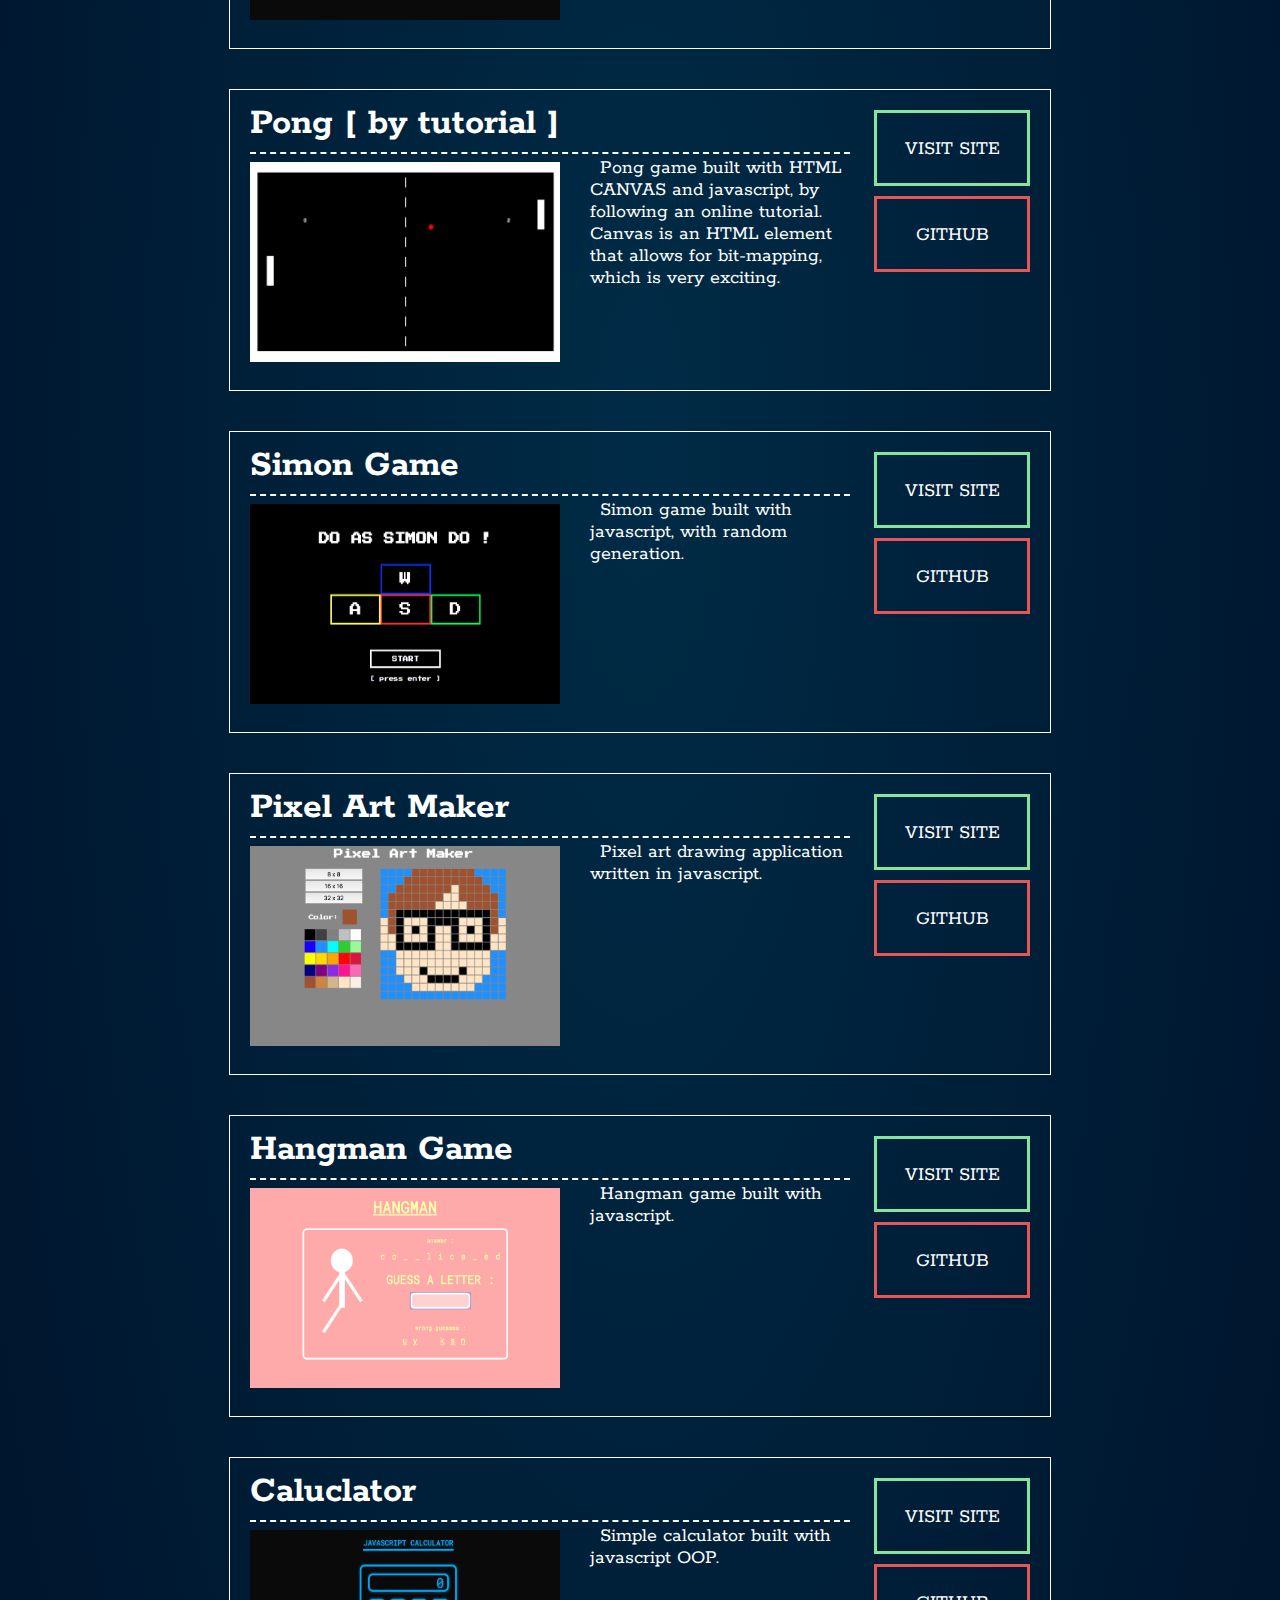
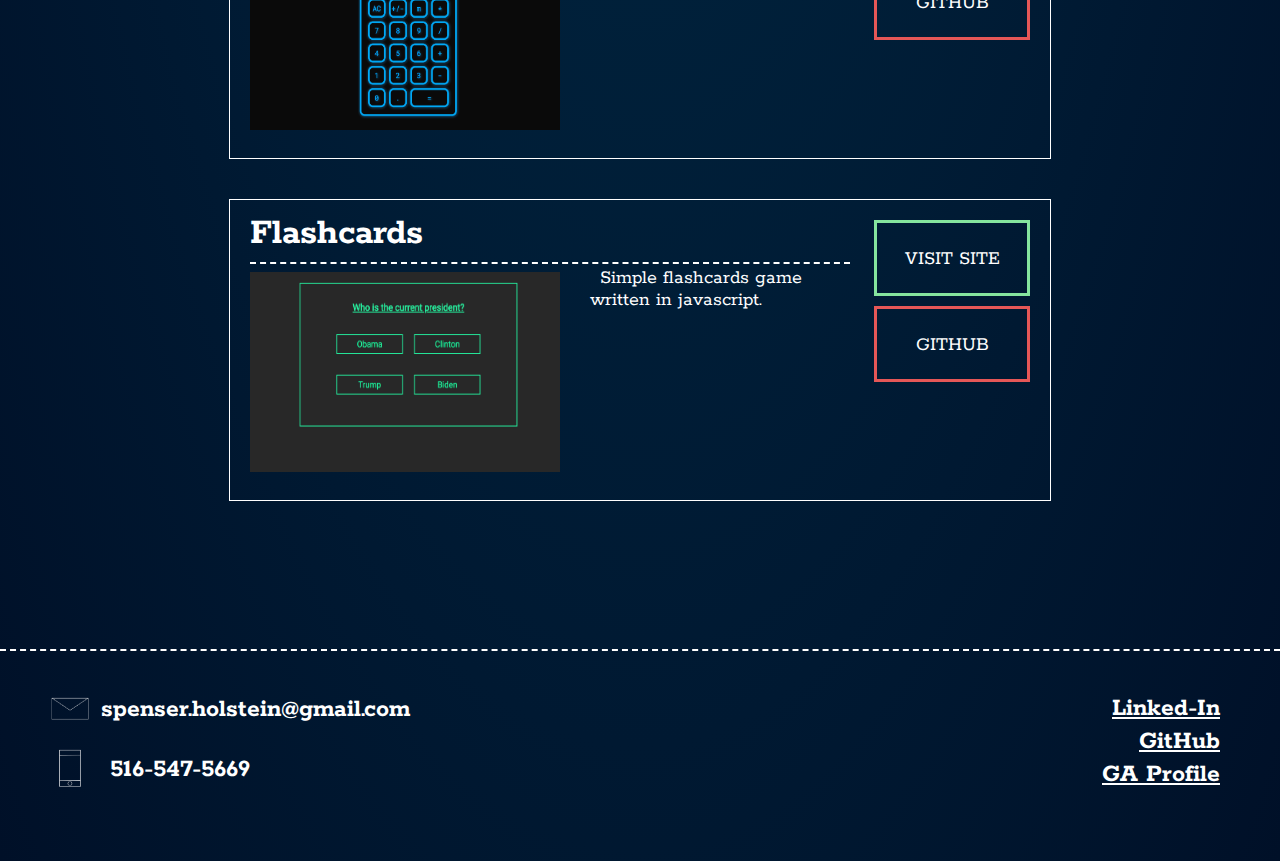
<file: moreWork.html>
<!DOCTYPE html>
<html>

	<head>

		<title>Spenser Holstein Web-Developer Portfolio</title>
		<link rel="stylesheet" href="css/style.css">
		<link rel="stylesheet" href="css/moreWork.css">

		<link href="https://fonts.googleapis.com/css?family=Rokkitt:300" rel="stylesheet">

		<meta charset="UTF-8">
		<meta name="author" content="Spenser Holstein">

	</head>




	<body>

<!-- ################## HEADER ############################## -->

		<header>
			<h1>SPENSER HOLSTEIN</h1>
			<hr>
			<h4>full stack web-developer</h4>
			<nav>
				<a href="./index.html" id="homeLink">HOME</a>
				<a href="./documents/resume-v7.pdf" target="_blank">RESUME [PDF]</a>
				<a href="./moreWork.html" id="moreWorkLink">MORE WORK</a>
				<a href="./video.html" id="videoLink">VIDEO WORK</a>
				<!-- <a href="./blog.html">BLOG</a> -->
			</nav>
		</header>

		<main>





<!-- ___________________ REACT ABACUS __________________________ -->

			<div class="moreWorkBlock">

				<div class="moreWorkContent">

					<div class="moreWorkTitle">
						<h3>React.js Abacus</h3>
						<hr class="hrMoreWork"></hr>
					</div>

					<div class="moreWorkBody">

						<div class="moreWorkLeft">
							<img src="images/abacus-screenshot.png" alt="abacus screenshot">

						</div>


						<div class="moreWorkPara">
							<p> Simple abacus application built with React.js.</p>
							<p> Demonstrates basic state and property management in a React Application, as well as the benefits or reusable components.</p>
						</div>
					</div>

				</div>

				<div class="moreWorkButtons">
					<a href="https://spenbot.github.io/react-abacus/" class="siteLink" target="_blank">VISIT SITE</a>
					<a href="https://github.com/SpenBot/react-abacus" class="gitLink" target="_blank">GITHUB</a>
				</div>

			</div>


<!-- ___________________ REACT PHOTOGRAM __________________________ -->

			<div class="moreWorkBlock">

				<div class="moreWorkContent">

					<div class="moreWorkTitle">
						<h3>React.js Photogram</h3>
						<hr class="hrMoreWork"></hr>
					</div>

					<div class="moreWorkBody">

						<div class="moreWorkLeft">
							<img src="images/photogram-screenshot.png" alt="photogram screenshot">

						</div>


						<div class="moreWorkPara">
							<p> Basic photo-sharing front-end built in React.js.</p>
							<p> A more complicated example of state and property management in a React Application.</p>
						</div>
					</div>

				</div>

				<div class="moreWorkButtons">
					<a href="https://spenbot.github.io/react-photogram/" class="siteLink" target="_blank">VISIT SITE</a>
					<a href="https://github.com/SpenBot/react-photogram" class="gitLink" target="_blank">GITHUB</a>
				</div>

			</div>


<!-- ___________________ REACT SHOPPING CART __________________________ -->

			<div class="moreWorkBlock">

				<div class="moreWorkContent">

					<div class="moreWorkTitle">
						<h3>React.js Shopping Cart</h3>
						<hr class="hrMoreWork"></hr>
					</div>

					<div class="moreWorkBody">

						<div class="moreWorkLeft">
							<img src="images/react-checkout-screenshot.png" alt="shoppingcart screenshot">

						</div>


						<div class="moreWorkPara">
							<p> Ecommerce shopping cart front-end built in React.js.</p>
							<p> Uses findIndex to search through an array of item objects in application state.</p>
						</div>
					</div>

				</div>

				<div class="moreWorkButtons">
					<a href="https://spenbot.github.io/react-checkout/" class="siteLink" target="_blank">VISIT SITE</a>
					<a href="https://github.com/SpenBot/react-checkout" class="gitLink" target="_blank">GITHUB</a>
				</div>

			</div>






<!-- ___________________ REACT STOPWATCH __________________________ -->

			<div class="moreWorkBlock">

				<div class="moreWorkContent">

					<div class="moreWorkTitle">
						<h3>React.js Stopwatch</h3>
						<hr class="hrMoreWork"></hr>
					</div>

					<div class="moreWorkBody">

						<div class="moreWorkLeft">
							<img src="images/stopwatch-screenshot.png" alt="abacus screenshot">

						</div>


						<div class="moreWorkPara">
							<p> Stopwatch application built with React.js.</p>
							<p> Utilizes the power of the Virtual Dom provided by React.js to update only the necessary components in an application, allowing for super-fast rendering.</p>
						</div>
					</div>

				</div>

				<div class="moreWorkButtons">
					<a href="https://spenbot.github.io/react-stopwatch-new/" class="siteLink" target="_blank">VISIT SITE</a>
					<a href="https://github.com/SpenBot/react-stopwatch-new" class="gitLink" target="_blank">GITHUB</a>
				</div>

			</div>





<!-- ___________________ PONG __________________________ -->

			<div class="moreWorkBlock">

				<div class="moreWorkContent">

					<div class="moreWorkTitle">
						<h3>Pong [ by tutorial ]</h3>
						<hr class="hrMoreWork"></hr>
					</div>

					<div class="moreWorkBody">

						<div class="moreWorkLeft">
							<img src="images/pong-screenshot.png" alt="pong screenshot">

						</div>


						<div class="moreWorkPara">
							<p> Pong game built with HTML CANVAS and javascript, by following an online tutorial. Canvas is an HTML element that allows for bit-mapping, which is very exciting.</p>
						</div>
					</div>

				</div>

				<div class="moreWorkButtons">
					<a href="https://spenbot.github.io/pong-js-tutorial" class="siteLink" target="_blank">VISIT SITE</a>
					<a href="https://github.com/SpenBot/pong-js-tutorial" class="gitLink" target="_blank">GITHUB</a>
				</div>

			</div>



<!-- ___________________ SIMON __________________________ -->

			<div class="moreWorkBlock">

				<div class="moreWorkContent">

					<div class="moreWorkTitle">
						<h3>Simon Game</h3>
						<hr class="hrMoreWork"></hr>
					</div>

					<div class="moreWorkBody">

						<div class="moreWorkLeft">
							<img src="images/simon-screenshot.png" alt="simon screenshot">

						</div>


						<div class="moreWorkPara">
							<p> Simon game built with javascript, with random generation.</p>
						</div>
					</div>

				</div>

				<div class="moreWorkButtons">
					<a href="https://spenbot.github.io/simon-js" class="siteLink" target="_blank">VISIT SITE</a>
					<a href="https://github.com/SpenBot/simon-js" class="gitLink" target="_blank">GITHUB</a>
				</div>

			</div>



<!-- ___________________ PIXEL ART __________________________ -->

			<div class="moreWorkBlock">

				<div class="moreWorkContent">

					<div class="moreWorkTitle">
						<h3>Pixel Art Maker</h3>
						<hr class="hrMoreWork"></hr>
					</div>

					<div class="moreWorkBody">

						<div class="moreWorkLeft">
							<img src="images/pixelart_screenshot.png" alt="pixel art screenshot">

						</div>


						<div class="moreWorkPara">
							<p> Pixel art drawing application written in javascript.</p>
						</div>
					</div>

				</div>

				<div class="moreWorkButtons">
					<a href="https://spenbot.github.io/pixel-art-maker" class="siteLink" target="_blank">VISIT SITE</a>
					<a href="https://github.com/SpenBot/pixel-art-maker" class="gitLink" target="_blank">GITHUB</a>
				</div>

			</div>


<!-- ___________________ HANGMAN __________________________ -->

			<div class="moreWorkBlock">

				<div class="moreWorkContent">

					<div class="moreWorkTitle">
						<h3>Hangman Game</h3>
						<hr class="hrMoreWork"></hr>
					</div>

					<div class="moreWorkBody">

						<div class="moreWorkLeft">
							<img src="images/hangman-screenshot.png" alt="hangman screenshot">

						</div>


						<div class="moreWorkPara">
							<p> Hangman game built with javascript.</p>
						</div>
					</div>

				</div>

				<div class="moreWorkButtons">
					<a href="https://spenbot.github.io/hangman-js" class="siteLink" target="_blank">VISIT SITE</a>
					<a href="https://github.com/SpenBot/hangman-js" class="gitLink" target="_blank">GITHUB</a>
				</div>

			</div>



<!-- ___________________ CALCULATOR __________________________ -->

			<div class="moreWorkBlock">

				<div class="moreWorkContent">

					<div class="moreWorkTitle">
						<h3>Caluclator</h3>
						<hr class="hrMoreWork"></hr>
					</div>

					<div class="moreWorkBody">

						<div class="moreWorkLeft">
							<img src="images/calculator-js-screenshot.png" alt="calculator screenshot">

						</div>


						<div class="moreWorkPara">
							<p> Simple calculator built with javascript OOP.</p>
						</div>
					</div>

				</div>

				<div class="moreWorkButtons">
					<a href="https://spenbot.github.io/js-calculator" class="siteLink" target="_blank">VISIT SITE</a>
					<a href="https://github.com/SpenBot/js-calculator" class="gitLink" target="_blank">GITHUB</a>
				</div>

			</div>


<!-- ___________________ FLASHCARDS __________________________ -->

			<div class="moreWorkBlock">

				<div class="moreWorkContent">

					<div class="moreWorkTitle">
						<h3>Flashcards</h3>
						<hr class="hrMoreWork"></hr>
					</div>

					<div class="moreWorkBody">

						<div class="moreWorkLeft">
							<img src="images/flash-cards-screenshot.png" alt="calculator screenshot">

						</div>


						<div class="moreWorkPara">
							<p> Simple flashcards game written in javascript.</p>
						</div>
					</div>

				</div>

				<div class="moreWorkButtons">
					<a href="https://spenbot.github.io/flash-cards-javascript" class="siteLink" target="_blank">VISIT SITE</a>
					<a href="https://github.com/SpenBot/flash-cards-javascript" class="gitLink" target="_blank">GITHUB</a>
				</div>

			</div>






		</main>


<!-- ################## FOOTER ######################### -->

	<footer>
		<hr class="hrFooter">
		<div class="footerContent">


			<div class="footerContact">
					<div class="footerEmail">
						<img src="./images/email-logo.png" alt="email logo" height="50px" width="50px">
						<p>spenser.holstein@gmail.com</p>
					</div>

					<div class="footerPhone">
						<img src="./images/phone-logo.png" alt="email logo" height="50px" width="50px">
						<p>516-547-5669</p>
					</div>
			</div>


			<div class="footerLinks">
				<a href="#">Linked-In</a>
				<a href="#">GitHub</a>
				<a href="#">GA Profile</a>
			</div>


		</div>
	</footer>


		<script src="./js/script.js"></script>

</body>


</html>
</file>
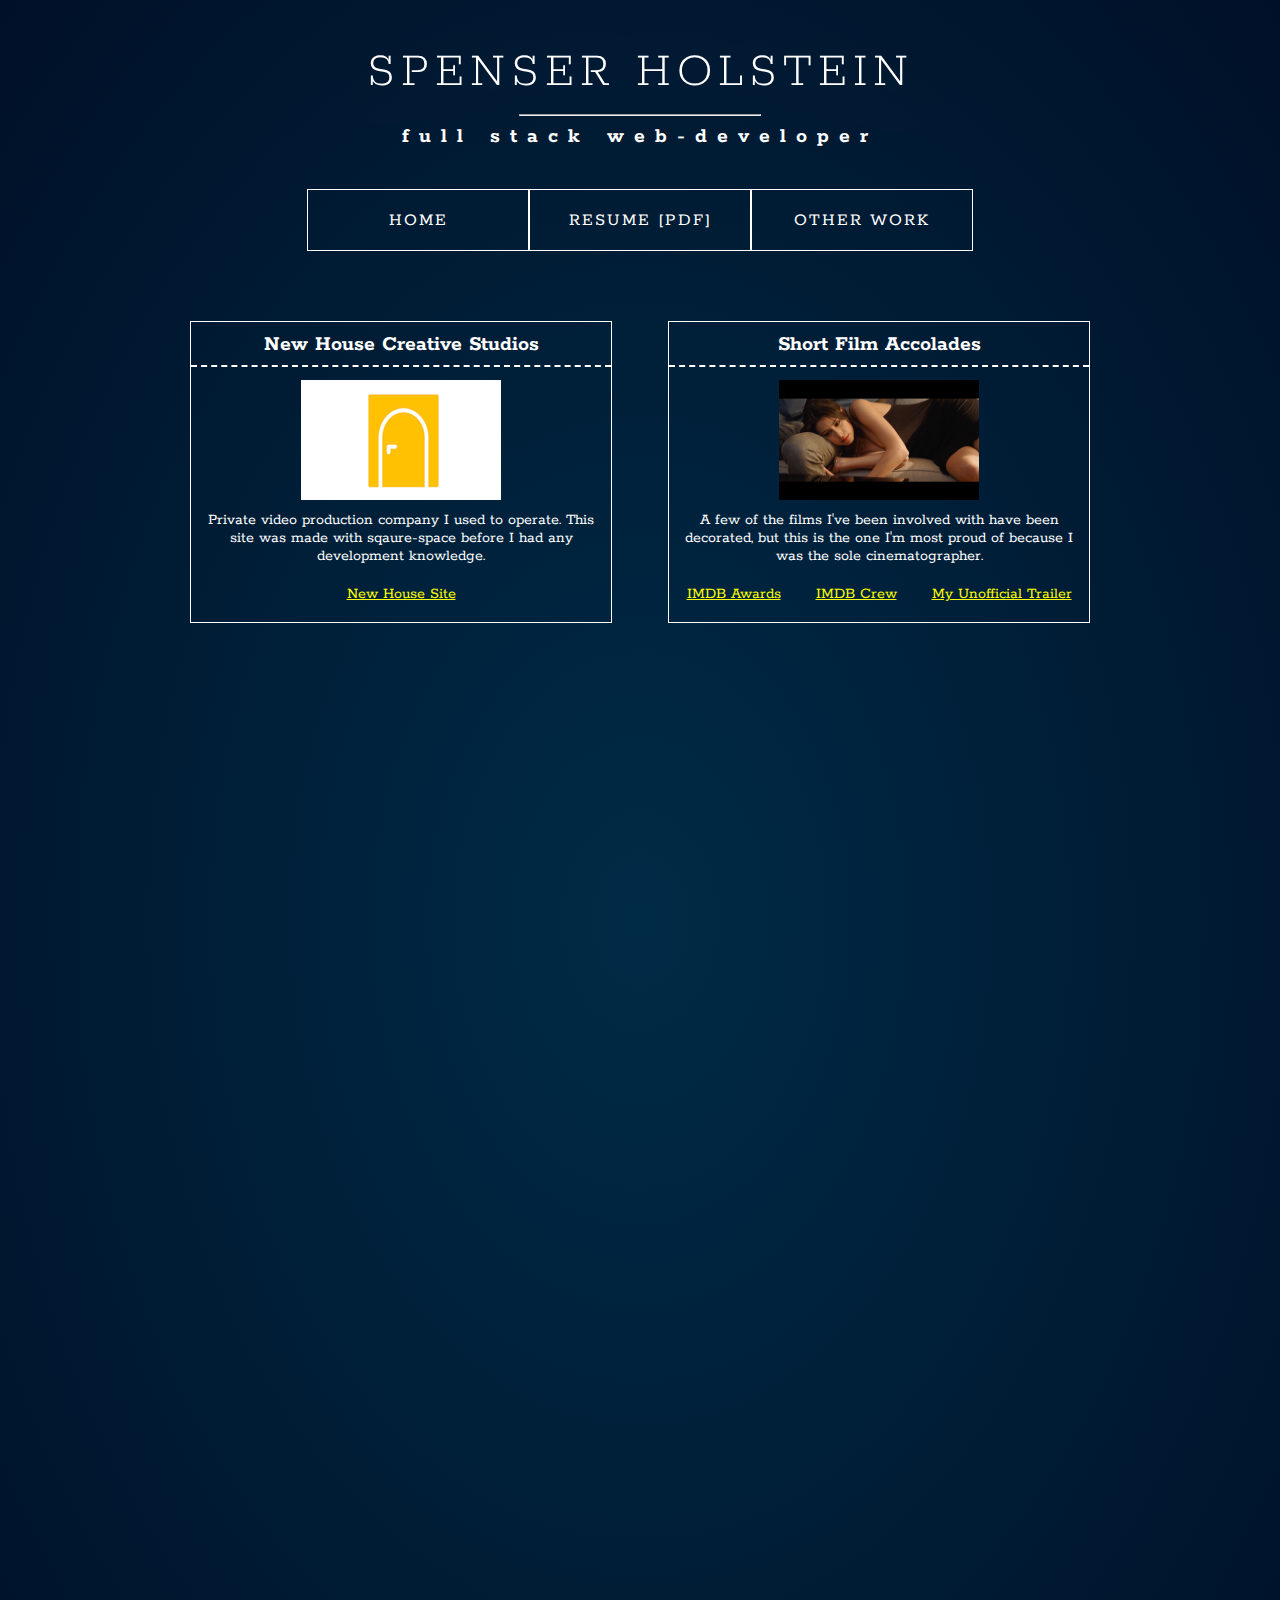
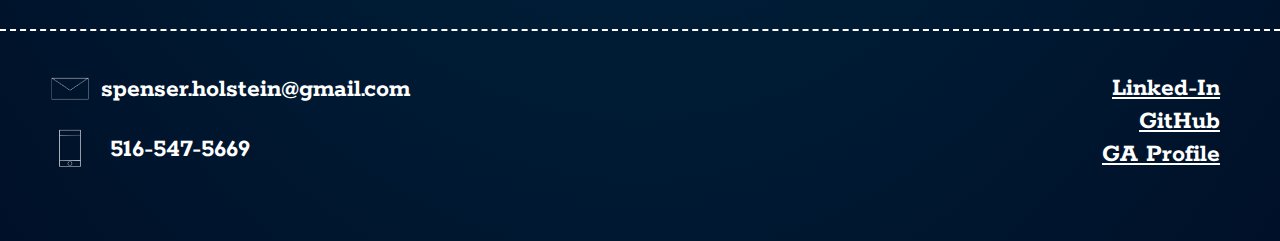
<file: otherwork.html>
<!DOCTYPE html>
<html>

	<head>

		<title>Spenser Holstein Web-Developer Portfolio</title>
		<link rel="stylesheet" href="css/style.css">
		<link rel="stylesheet" href="css/otherwork.css">

		<link href="https://fonts.googleapis.com/css?family=Rokkitt:300" rel="stylesheet">

		<meta charset="UTF-8">
		<meta name="author" content="Spenser Holstein">

	</head>




	<body>

<!-- ################## HEADER ############################## -->

		<header>
			<h1>SPENSER HOLSTEIN</h1>
			<hr>
			<h4>full stack web-developer</h4>
			<nav>
				<a href="./index.html">HOME</a>
				<a href="./documents/resume-v7.pdf" target="_blank">RESUME [PDF]</a>
				<a href="./otherwork.html">OTHER WORK</a>
				<!-- <a href="./blog.html">BLOG</a> -->
			</nav>
		</header>


<!-- ################## MAIN ############################## -->

		<main>
			<div class="otherMain">


<!-- ################## newhouse ############################## -->

				<div class="otherBlock">

					<div class="otherTitle">
						<h3>New House Creative Studios</h3>
						<hr class="hrOther"></hr>
					</div>

					<div class="otherContent">

						<img src="./images/NH-forPortfolio3.png" alt="chatroom img" class="otherImg">

						<!-- <p>	In my previous life, I owned and operated a private video production company. This was the square-space site I made at the time.</p> -->

						<p>Private video production company I used to operate. This site was made with sqaure-space before I had any development knowledge.</p>

					</div>

					<div class="otherLinks">
						<a href="https://www.newhousecreativestudios.com" target="_blank">New House Site</a>
					</div>

				</div>


<!-- ################## shaded reflections ############################## -->

				<div class="otherBlock">

					<div class="otherTitle">
						<h3>Short Film Accolades</h3>
						<hr class="hrOther"></hr>
					</div>

					<div class="otherContent">

						<img src="./images/Shaded-forPort.png" alt="chatroom img" class="otherImg">

						<p>	A few of the films I've been involved with have been decorated, but this is the one I'm most proud of because I was the sole cinematographer.</p>

					</div>

					<div class="otherLinks">
						<a href="http://www.imdb.com/title/tt4520762/awards?ref_=tt_awd" target="_blank">IMDB Awards</a>
						<a href="http://www.imdb.com/title/tt4520762/fullcredits?ref_=tt_cl_sm#cast" target="_blank">IMDB Crew</a>
						<a href="https://vimeo.com/116318524" target="_blank">My Unofficial Trailer</a>
					</div>

				</div>




				<!-- <div class="otherBlock">

					<div class="otherTitle">
						<h3>Funny Video circa 2003</h3>
						<hr class="hrOther"></hr>
					</div>

				</div> -->



<!-- ################################################### -->

			</div>
		</main>


<!-- ################## FOOTER ######################### -->

<footer>
	<hr class="hrFooter">
	<div class="footerContent">


		<div class="footerContact">
				<div class="footerEmail">
					<img src="./images/email-logo.png" alt="email logo" height="50px" width="50px">
					<p>spenser.holstein@gmail.com</p>
				</div>

				<div class="footerPhone">
					<img src="./images/phone-logo.png" alt="email logo" height="50px" width="50px">
					<p>516-547-5669</p>
				</div>
		</div>


		<div class="footerLinks">
			<a href="#">Linked-In</a>
			<a href="#">GitHub</a>
			<a href="#">GA Profile</a>
		</div>


	</div>
</footer>

	</body>


</html>
</file>
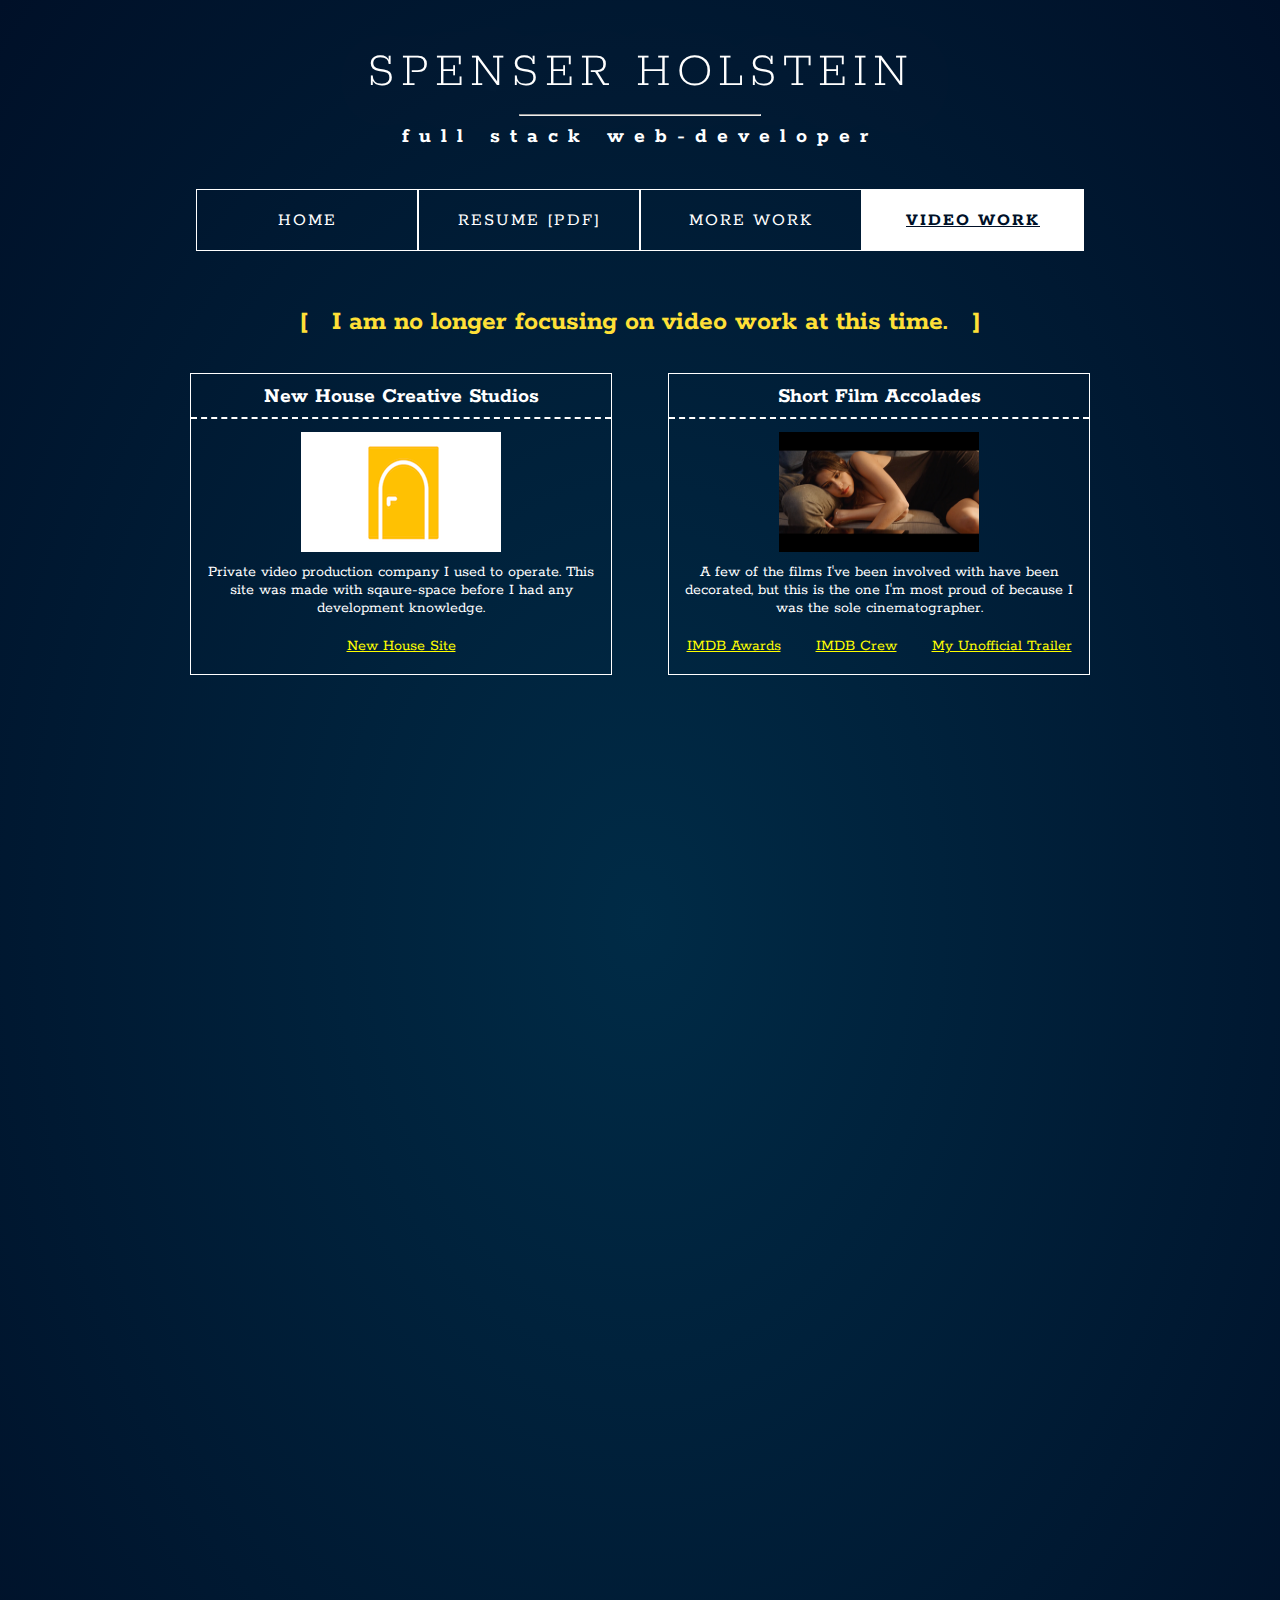
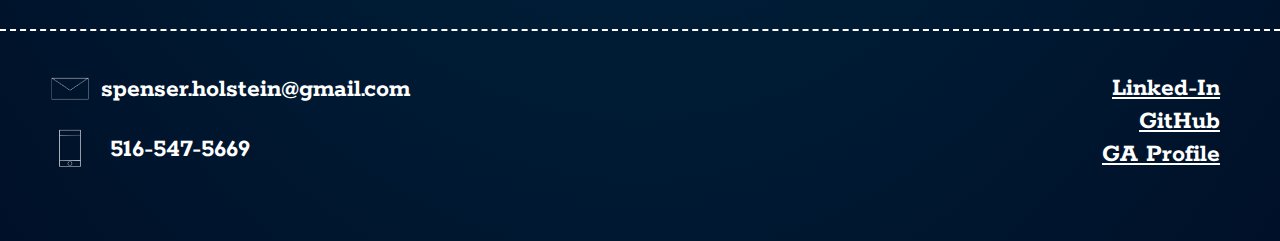
<file: video.html>
<!DOCTYPE html>
<html>

	<head>

		<title>Spenser Holstein Web-Developer Portfolio</title>
		<link rel="stylesheet" href="css/style.css">
		<link rel="stylesheet" href="css/video.css">

		<link href="https://fonts.googleapis.com/css?family=Rokkitt:300" rel="stylesheet">

		<meta charset="UTF-8">
		<meta name="author" content="Spenser Holstein">

	</head>




	<body>

<!-- ################## HEADER ############################## -->

		<header>
			<h1>SPENSER HOLSTEIN</h1>
			<hr>
			<h4>full stack web-developer</h4>
			<nav>
				<a href="./index.html" id="homeLink">HOME</a>
				<a href="./documents/resume-v7.pdf" target="_blank">RESUME [PDF]</a>
				<a href="./moreWork.html" id="moreWorkLink">MORE WORK</a>
				<a href="./video.html" id="videoLink">VIDEO WORK</a>
				<!-- <a href="./blog.html">BLOG</a> -->
			</nav>
		</header>


<!-- ################## MAIN ############################## -->

		<main>

			<h2 style="margin: -15px auto 35px; font-size: 28px; font-weight: bolder; color: #FFE037;"
			>[ &nbsp; I am no longer focusing on video work at this time. &nbsp; ]</h2>

			<div class="otherMain">


<!-- ################## newhouse ############################## -->

				<div class="otherBlock">

					<div class="otherTitle">
						<h3>New House Creative Studios</h3>
						<hr class="hrOther"></hr>
					</div>

					<div class="otherContent">

						<img src="./images/NH-forPortfolio3.png" alt="chatroom img" class="otherImg">

						<!-- <p>	In my previous life, I owned and operated a private video production company. This was the square-space site I made at the time.</p> -->

						<p>Private video production company I used to operate. This site was made with sqaure-space before I had any development knowledge.</p>

					</div>

					<div class="otherLinks">
						<a href="https://www.newhousecreativestudios.com" target="_blank">New House Site</a>
					</div>

				</div>


<!-- ################## shaded reflections ############################## -->

				<div class="otherBlock">

					<div class="otherTitle">
						<h3>Short Film Accolades</h3>
						<hr class="hrOther"></hr>
					</div>

					<div class="otherContent">

						<img src="./images/Shaded-forPort.png" alt="chatroom img" class="otherImg">

						<p>	A few of the films I've been involved with have been decorated, but this is the one I'm most proud of because I was the sole cinematographer.</p>

					</div>

					<div class="otherLinks">
						<a href="http://www.imdb.com/title/tt4520762/awards?ref_=tt_awd" target="_blank">IMDB Awards</a>
						<a href="http://www.imdb.com/title/tt4520762/fullcredits?ref_=tt_cl_sm#cast" target="_blank">IMDB Crew</a>
						<a href="https://vimeo.com/116318524" target="_blank">My Unofficial Trailer</a>
					</div>

				</div>




				<!-- <div class="otherBlock">

					<div class="otherTitle">
						<h3>Funny Video circa 2003</h3>
						<hr class="hrOther"></hr>
					</div>

				</div> -->



<!-- ################################################### -->

			</div>
		</main>


<!-- ################## FOOTER ######################### -->

<footer>
	<hr class="hrFooter">
	<div class="footerContent">


		<div class="footerContact">
				<div class="footerEmail">
					<img src="./images/email-logo.png" alt="email logo" height="50px" width="50px">
					<p>spenser.holstein@gmail.com</p>
				</div>

				<div class="footerPhone">
					<img src="./images/phone-logo.png" alt="email logo" height="50px" width="50px">
					<p>516-547-5669</p>
				</div>
		</div>


		<div class="footerLinks">
			<a href="#">Linked-In</a>
			<a href="#">GitHub</a>
			<a href="#">GA Profile</a>
		</div>


	</div>
</footer>

		<script src="./js/script.js"></script>

	</body>


</html>
</file>
<file: css/style.css>
/* ############# BODY ######################## */

body {
	text-align: center;
	margin: 0 auto;
	font-family: 'Rokkitt', serif;
	display: flex;
	justify-content: space-between;
	flex-direction: column;
	color: white;

	background: rgb(0, 16, 40);
	background: -webkit-radial-gradient(rgb(0, 43, 70), rgb(0, 16, 40));
	background: -moz-radial-gradient(rgb(0, 43, 70), rgb(0, 16, 40));
	background: radial-gradient(rgb(0, 43, 70), rgb(0, 16, 40));
}




/* ############# HEADER ######################## */

header {
	margin-top: 10px;
}

h1 {
	font-size: 50px;
	font-weight: 200;
	color: white;
	letter-spacing: 6px;
	text-shadow: 5px 10px 80px  rgba(255, 255, 255, .3);
}

h4 {
	font-size: 22px;
	color: white;
	letter-spacing: 10px;
	margin-top: 5px;
	margin-bottom: 40px;
}

header hr {
	margin-top: -20px;
	width: 240px;
}





/* ############# NAV BAR ######################## */


nav {
	display: flex;
	flex-direction: row;
	margin: 0 auto;
	justify-content: center;
}

nav a {
	color: white;
	font-size: 18px;
	letter-spacing: 2px;
	text-decoration: none;
	border: 1px solid white;
	padding-top: 20px;
	height: 40px;
	width: 220px;
}

nav a:hover {
	background-color: white;
	color: rgb(0, 16, 40);
}

/* nav a:active {
  text-decoration: underline;
} */





/* ############# MAIN ######################## */


main {
	margin: 0 auto;
	/*width: 1000px;*/
	margin-top: 70px;
	margin-bottom: 100px;
	min-height: 1200px;
}




/* ############# FOOTER ##################### */


footer {
	height: 220px;
}

.hrFooter {
	border: none;
	border-top: 2px dashed white;
}

.footerContent {
	display: flex;
	flex-direction: row;
	justify-content: space-between;
	font-size: 26px;
	font-weight: bold;
	padding-top: 10px;
	padding-left: 20px;
	padding-right: 60px;
}


.footerEmail {
	display: flex;
	flex-direction: row;
	justify-content: space-between;
	width: 390px;
	height: 60px;
}

.footerEmail img {
	margin-top: 16px;
	margin-left: 25px;
}

.footerPhone {
	display: flex;
	flex-direction: row;
	justify-content: space-between;
	width: 230px;
	height: 60px;
}

.footerPhone img {
	margin-top: 14px;
	margin-left: 25px;
}

.footerLinks {
	margin-top: 25px;
	display: flex;
	flex-direction: column;
	justify-content: space-between;
	text-align: right;
}

.footerLinks a {
	color: white;
	/*font-size: 16px;
	text-decoration: none;
	border: 1px solid white;
	padding: 5px 20px;
	width: 120px;*/
}
</file>
<file: css/about.css>
/* ############# ABOUT BLOCK TOP ############## */

.aboutBlock {
	display: flex;
	flex-direction: column;
	border: 1px solid white;
	padding: 20px;
	width: 840px;
	height: 400px;
	margin: 0 auto;
}

.aboutTop {
	display: flex;
	flex-direction: row;
	justify-content: space-between;
}

.portrait {
	display: flex;
	flex-direction: column;
	text-align: left;
}

.portrait p {
	font-size: 8px;
	line-height: 2px;
	margin-bottom: -2px;
}

.portrait img {
	height: 140px;
	width: 140px;
	border: 10px solid white;
}

.aboutPara {
	font-size: 28px;
	text-align: left;
	padding-left: 20px;
	text-indent: 25px;
	margin: 0 20px;
	width: 600px;
	position: relative;
	top: -10px;
	letter-spacing: 1px;
	/*background-color: yellow;*/
}

/* ############# ABOUT LINKS ############## */


.aboutLinks {
	display: flex;
	flex-direction: column;
	width: 160px;
	height: 300px;
	/*background-color: blue;*/
}

.liLink {
	font-size: 20px;
	height: 45px;
	width: 150px;
	padding-top: 25px;
	border: 3px solid #8CF2AC;
	margin-bottom: 10px;
	color: white;
	text-decoration: none;
}

.liLink:hover {
	background-color: #8CF2AC;
	cursor: pointer;
}


.ghLink {
	font-size: 20px;
	height: 45px;
	width: 150px;
	padding-top: 25px;
	border: 3px solid #E55757;
	margin-bottom: 10px;
	color: white;
	text-decoration: none;
}

.ghLink:hover {
	background-color: #E55757;
	cursor: pointer;
}

.gaLink {
	font-size: 20px;
	height: 45px;
	width: 150px;
	padding-top: 25px;
	border: 3px solid #FFE037;
	margin-bottom: 10px;
	color: white;
	text-decoration: none;
}

.gaLink:hover {
	background-color: #FFE037;
	cursor: pointer;
}

/* ############# ABOUT BLOCK BOTTOM ############## */

hr.hrAbout {
	border: none;
	border-top: 2px dashed white;
	margin-bottom: -5px;
}

.aboutContact {
	display: flex;
	flex-direction: row;
	justify-content: space-between;
	padding-left: 30px;
	padding-right: 30px;
	font-size: 26px;
	/*margin-top: -5px;*/
	margin-bottom: -15px;
	font-weight: bold;
}

.aboutEmail {
	display: flex;
	flex-direction: row;
	justify-content: space-between;
	width: 370px;
}

.aboutEmail img {
	margin-top: 16px;
}

.aboutPhone {
	display: flex;
	flex-direction: row;
	justify-content: space-between;
	width: 200px;
}

.aboutPhone img {
	margin-top: 14px;
}
</file>
<file: css/featured.css>
/* ############# FEATURED WORK HEADING ############## */

.featuredHeading {
	width: 751px;
	/*width: 801px;*/
	height: 152px;
	margin: 0 auto;
	margin-top: 80px;
	margin-bottom: 60px;
	background-image: url("https://www.transparenttextures.com/patterns/grid-me.png");
}

.featuredHeading h2 {
	font-size: 32px;
	font-weight: 200;
	color: white;
	letter-spacing: 8px;
	padding: 8px 46px;
	/*padding: 10px 40px;*/
	background-color: white;
	color: rgb(0, 16, 40);
	width: 460px;
	position: relative;
	/*left: 80px;*/
	/*top: 48px;*/
	left: 100px;
	top: 50px;
}

/* ############# FEATURED WORK BLOCK ############## */

.featuredBlock {
	display: flex;
	flex-direction: row;
	justify-content: space-between;
	border: 1px solid white;
	padding: 20px;
	width: 840px;
	height: 410px;
	margin: 0 auto;
	margin-bottom: 60px;
}


/* ############# FEATURED WORK BUTTONS ############## */

.featuredButtons {
	display: flex;
	flex-direction: column;
}

.siteLink {
	font-size: 20px;
	height: 45px;
	width: 150px;
	padding-top: 25px;
	border: 3px solid #85E59E;
	margin-bottom: 10px;
	color: white;
	text-decoration: none;
}

.siteLink:hover {
	background-color: #85E59E;
	cursor: pointer;
}

.gitLink {
	font-size: 20px;
	height: 45px;
	width: 150px;
	padding-top: 25px;
	/*border: 3px solid #8CF2AC;*/
	border: 3px solid #E55757;
	margin-bottom: 10px;
	color: white;
	text-decoration: none;
}

.gitLink:hover {
	background-color: #E55757;
	cursor: pointer;
}

/*
.gitSub {
	display: block;
	margin-top: -1px;
	font-size: 14px;
}*/


.videoLink {
	font-size: 20px;
	height: 45px;
	width: 150px;
	padding-top: 25px;
	border: 3px solid #FFE037;
	margin-bottom: 10px;
	color: white;
	text-decoration: none;
}

.videoLink:hover {
	background-color: #FFE037;
	cursor: pointer;
}

.videoTime {
	letter-spacing: 3px;
	margin-top: -5px;
}

.grayButton {
	font-size: 20px;
	height: 45px;
	width: 150px;
	padding-top: 25px;
	border: 3px solid gray;
	margin-bottom: 10px;
	color: white;
	text-decoration: none;
}

.grayButton:hover {
	background-color: gray;
	cursor: pointer;
}



.expandButton {
	font-size: 20px;
	height: 45px;
	width: 150px;
	padding-top: 25px;
	border: 3px dashed white;
	margin-bottom: 10px;
	color: white;
	text-decoration: none;
	opacity: .3
}

.expandButton:hover {
	cursor: ne-resize;
}

.comingSoon {
	font-size: 12px;
	opacity: .4;
	margin-top: -8px;
}

/* ############# FEATURED WORK CONTENT ############## */

.featuredContent{
	width: 660px;
	/*background-color: orange;*/
}

.featuredContent img{
	height: 200px;
	width: 310px;
	border: none;
}

.featuredContent h3 {
	font-size: 38px;
	margin-top: -8px;
	margin-bottom: -1px;
	text-align: left;
	/*background-color: blue;*/
}

hr.hrFeatured {
	border: none;
	border-top: 2px dashed white;
}

.featuredContent h6 {
	font-size: 24px;
	text-align: left;
	margin-top: -1px;
	margin-bottom: 25px;
	/*background-color: yellow;*/
}

.featuredBody {
	display: flex;
	flex-direction: row;
	justify-content: space-between;
	height: 310px;
	/*background-color: red;*/
}

.featuredPara {
	font-size: 20px;
	width: 330px;
	height: 310px;
	margin-top: -25px;
	text-align: left;
	text-indent: 10px;
	/*background-color: green;*/
}

.featuredPara p {
	margin-bottom: -10px;
}

.feateredLeft {
	/*background-color: red;*/
	width: 310px;
}

.feateredLeft p {
	margin-top: 15px;
	text-align: left;
	font-size: 18px;
}
</file>
<file: css/more.css>
/* ############# MORE WORK MAIN ############## */

#moreMain {
	width: 840px;
	margin: 60px auto 0;

	display: flex;
	flex-direction: row;
	flex-wrap: wrap;
	justify-content: space-between;
}


/* ############# MORE WORK HEADING ############## */

.moreHeading {
	width: 751px;
	height: 152px;
	margin: 0 auto;
	margin-top: 110px;
	margin-bottom: 60px;
	background-image: url("https://www.transparenttextures.com/patterns/grid-me.png");
}

.moreHeading h2 {
	font-size: 32px;
	font-weight: 200;
	color: white;
	letter-spacing: 8px;
	padding: 8px 46px;
	background-color: white;
	color: rgb(0, 16, 40);
	width: 460px;
	position: relative;
	left: 100px;
	top: 50px;
}


/* ############# MORE WORK BLOCK ############## */

.moreBlock {
	display: flex;
	flex-direction: column;
	justify-content: space-around;
	align-items: center;

	border: 1px solid white;
	padding: 20px;
	width: 280px;
	height: 180px;
	margin: 0 auto;
	margin-bottom: 60px;
}

.moreBlock img {
	height: 150px;
	width: 250px;
}

.moreBlock h3 {
	font-size: 20px;
	margin-top: -8px;
	margin-bottom: 0;
	text-align: left;
}

.hrMore {
	border: none;
	border-top: 2px dashed white;
}

.moreBlock:hover {
	background-color: white;
	color: rgb(0, 16, 40);
	cursor: pointer;
}

.hrMore:hover {
		border-top: 2px dashed rgb(0, 16, 40);
}








/* ############# EVEN MORE BUTTON ############## */

#evenMoreButton {
	/* border: 1px solid white; */
	border: 1px solid #FFE037;

	margin: 0 auto;
	width: 400px;
	height: 60px;

	font-size: 28px;

	display: flex;
	align-items: center;
}

#evenMoreButton p {
	margin: 0 auto;
}

#evenMoreButton:hover {
	background-color: #FFE037;
	cursor: pointer;
	color: rgb(0, 16, 40);
}
</file>
<file: css/blog.css>
/* ############ BLOCK ############ */

.blogBlock {
  display: flex;
  flex-direction: column;
  justify-content: space-between;
  border: 1px solid white;
  padding: 40px;
  padding-bottom: 50px;
  width: 800px;
  margin: 0 auto;
  margin-bottom: 60px;
}


/* ############ TITLE ############ */
.blogTitle h3 {
	font-size: 38px;
	margin-top: -20px;
	margin-bottom: -1px;
	text-align: left;
}

.blogTitle h6 {
	font-size: 24px;
	text-align: left;
	margin-top: -1px;
	margin-bottom: 15px;
}

hr.hrBlog {
	border: none;
	border-top: 2px dashed white;
}

.blogSubDate {
  display: flex;
  flex-direction: row;
  justify-content: space-between;
}

/* ############ IMAGE ############ */

.blogImg {
  margin-top: -25px;
  height: 180px;
	width: 280px;
  float: right;
  margin-top: 22px;
  margin-left: 20px;
  margin-bottom: 20px;
}

.blogImg:hover {
  cursor: pointer;
}

/* ############ CONTENT ############ */

.blogContent {
  text-align: left;
  margin-top: -10px;
  margin-bottom: -15px;
}

.blogContent p {
  font-size: 20px;
  text-indent: 40px;
  margin-bottom: -10px;
}

.blogBold {
  font-weight: bolder;
  color: #FFE037;
}
</file>
<file: css/moreWork.css>
/* ############# MORE WORK BLOCK ############## */

.moreWorkBlock {
	display: flex;
	flex-direction: row;
	justify-content: space-between;
	border: 1px solid white;
	padding: 20px;
	/* width: 840px;
	height: 380px; */
	width: 780px;
	height: 260px;
	margin: 0 auto;
	margin-bottom: 40px;
}


/* ############# MORE WORK BUTTONS ############## */

.moreWorkButtons {
	display: flex;
	flex-direction: column;
}

.siteLink {
	font-size: 20px;
	height: 45px;
	width: 150px;
	padding-top: 25px;
	border: 3px solid #85E59E;
	margin-bottom: 10px;
	color: white;
	text-decoration: none;
}

.siteLink:hover {
	background-color: #85E59E;
	cursor: pointer;
}

.gitLink {
	font-size: 20px;
	height: 45px;
	width: 150px;
	padding-top: 25px;
	/*border: 3px solid #8CF2AC;*/
	border: 3px solid #E55757;
	margin-bottom: 10px;
	color: white;
	text-decoration: none;
}

.gitLink:hover {
	background-color: #E55757;
	cursor: pointer;
}

/*
.gitSub {
	display: block;
	margin-top: -1px;
	font-size: 14px;
}*/


/* .expandButton {
	font-size: 20px;
	height: 45px;
	width: 150px;
	padding-top: 25px;
	border: 3px dashed white;
	margin-bottom: 10px;
	color: white;
	text-decoration: none;
	opacity: .3
}

.expandButton:hover {
	cursor: ne-resize;
}

.comingSoon {
	font-size: 12px;
	opacity: .4;
	margin-top: -8px;
} */

/* ############# MORE WORK CONTENT ############## */

.moreWorkContent{
	width: 600px;
}

.moreWorkContent img{
	height: 200px;
	width: 310px;
	border: none;
}

.moreWorkContent h3 {
	font-size: 38px;
	margin-top: -8px;
	margin-bottom: -1px;
	text-align: left;
	/*background-color: blue;*/
}

hr.hrMoreWork {
	border: none;
	border-top: 2px dashed white;
}

.moreWorkContent h6 {
	font-size: 24px;
	text-align: left;
	margin-top: -1px;
	margin-bottom: 25px;
	/*background-color: yellow;*/
}

.moreWorkBody {
	display: flex;
	flex-direction: row;
	justify-content: space-between;
	height: 310px;
	/*background-color: red;*/
}

.moreWorkPara {
	font-size: 20px;
	width: 260px;
	height: 310px;
	margin-top: -25px;
	text-align: left;
	text-indent: 10px;
	/*background-color: green;*/
}

.moreWorkPara p {
	margin-bottom: -10px;
}

.moreWorkLeft {
	/*background-color: red;*/
	width: 310px;
}

.moreWorkLeft p {
	margin-top: 15px;
	text-align: left;
	font-size: 18px;
}
</file>
<file: css/otherwork.css>
/* ############ OTHER MAIN ############ */

.otherMain {
  display: flex;
  flex-direction: row;
  flex-wrap: wrap;
  justify-content: space-between;
  width: 900px;
}



/* ############ BLOCK ############ */

.otherBlock {
  border: 1px solid white;
  height: 300px;
  width: 420px;
  margin-bottom: 50px;
}


/* ############ TITLE ############ */
.otherTitle h3 {
	font-size: 22px;
  margin-top: 10px;
  margin-bottom: 0px;
}

hr.hrOther {
	border: none;
	border-top: 2px dashed white;
}

/* ############ CONTENT ############ */

.otherContent {
  margin-top: -10px;
  margin-bottom: 10px;
  padding: 15px;
  height: 180px;
}

.otherContent p {
  font-size: 16px;
  /*margin-top: -1px;
  margin-bottom: -10px;*/
}

.otherImg {
  height: 120px;
	width: 200px;
  margin-bottom: -10px;
  /*margin-right: 15px;
  float: left;*/
}

.otherImg:hover {
  cursor: pointer;
}

/* ############ LINK ############ */

.otherLinks {
  display: flex;
  flex-direction: row;
  justify-content: space-around;
}

.otherLinks a {
  color: yellow;
}

.otherLinks a:visited {
  color: yellow;
}
</file>
<file: css/video.css>
/* ############ OTHER MAIN ############ */

.otherMain {
  display: flex;
  flex-direction: row;
  flex-wrap: wrap;
  justify-content: space-between;
  width: 900px;
}



/* ############ BLOCK ############ */

.otherBlock {
  border: 1px solid white;
  height: 300px;
  width: 420px;
  margin-bottom: 50px;
}


/* ############ TITLE ############ */
.otherTitle h3 {
	font-size: 22px;
  margin-top: 10px;
  margin-bottom: 0px;
}

hr.hrOther {
	border: none;
	border-top: 2px dashed white;
}

/* ############ CONTENT ############ */

.otherContent {
  margin-top: -10px;
  margin-bottom: 10px;
  padding: 15px;
  height: 180px;
}

.otherContent p {
  font-size: 16px;
  /*margin-top: -1px;
  margin-bottom: -10px;*/
}

.otherImg {
  height: 120px;
	width: 200px;
  margin-bottom: -10px;
  /*margin-right: 15px;
  float: left;*/
}

.otherImg:hover {
  cursor: pointer;
}

/* ############ LINK ############ */

.otherLinks {
  display: flex;
  flex-direction: row;
  justify-content: space-around;
}

.otherLinks a {
  color: yellow;
}

.otherLinks a:visited {
  color: yellow;
}
</file>
